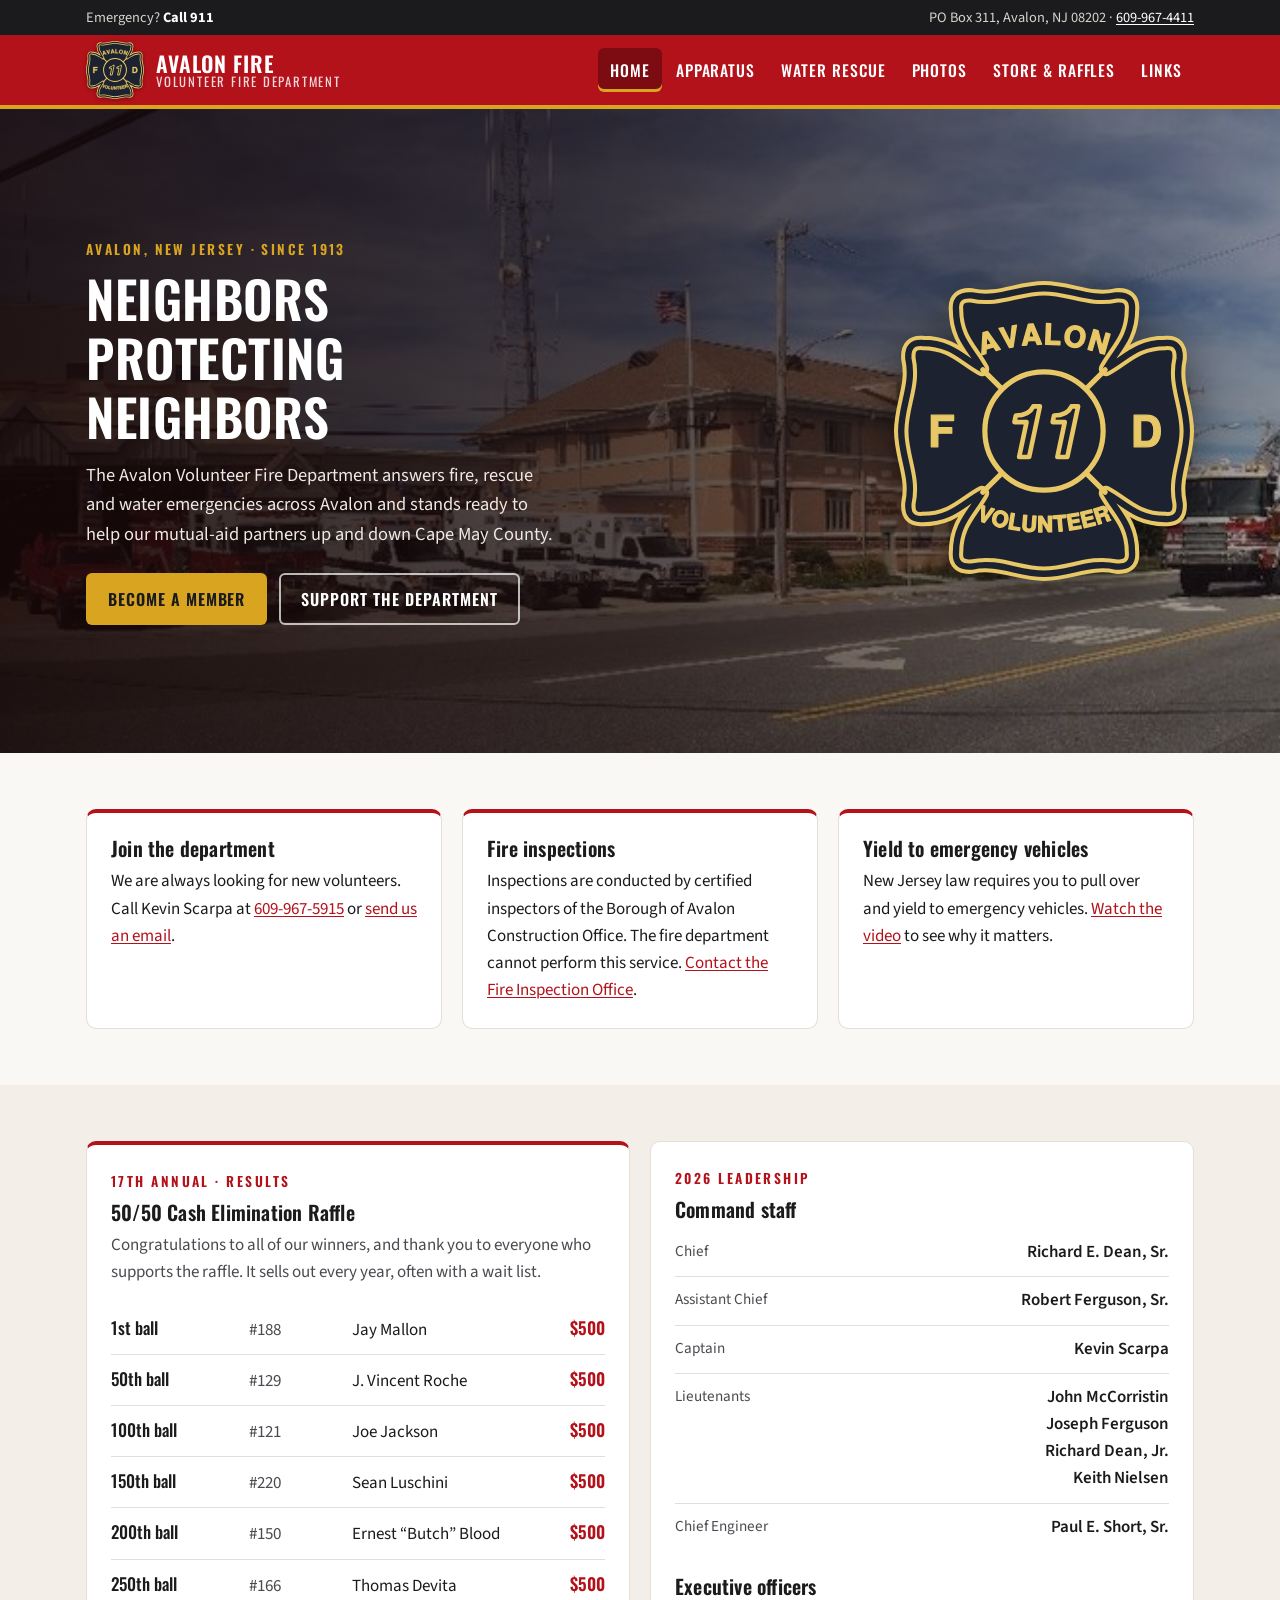
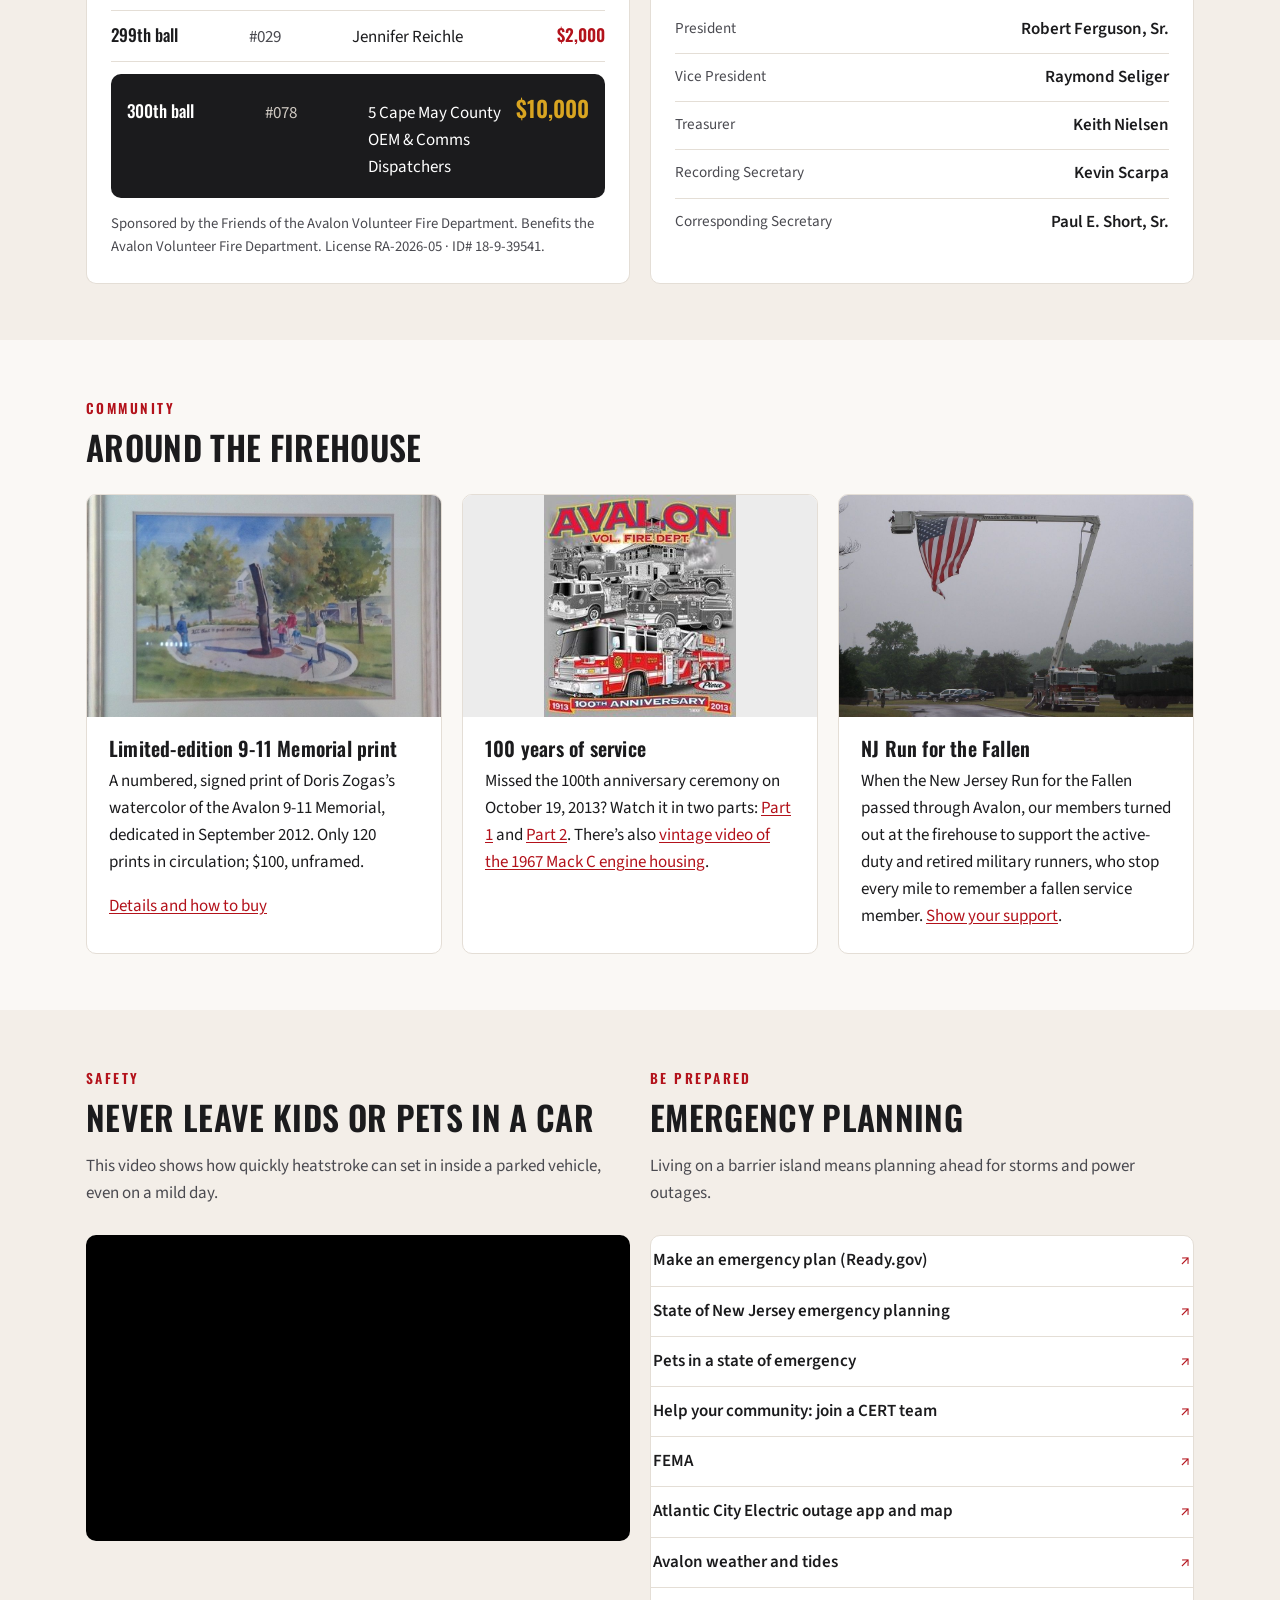
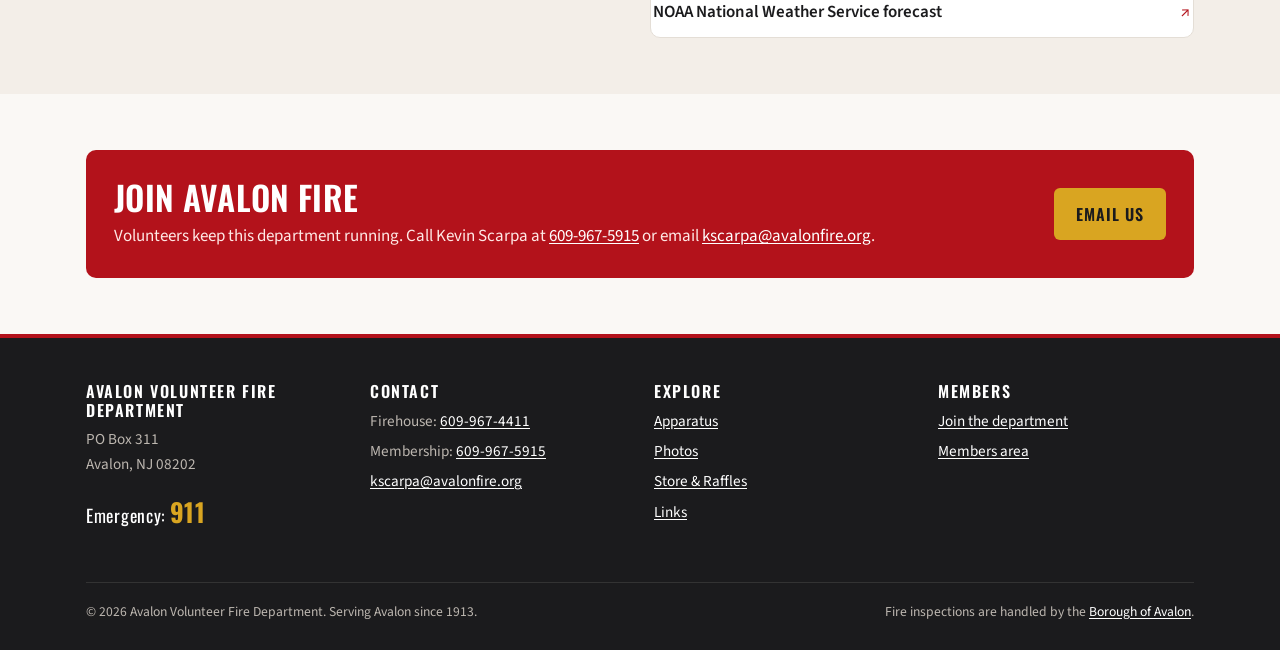
<file: avalon-fire/index.html>
<!doctype html>
<html lang="en">
<head>
<meta charset="utf-8">
<meta name="viewport" content="width=device-width, initial-scale=1">
<title>Avalon Volunteer Fire Department</title>
<meta name="description" content="The Avalon Volunteer Fire Department in Avalon, New Jersey: news, raffle results, apparatus, photos and how to join.">
<meta name="theme-color" content="#b3121b">
<link rel="icon" href="assets/favicon.svg" type="image/svg+xml">
<link rel="preconnect" href="https://fonts.googleapis.com">
<link rel="preconnect" href="https://fonts.gstatic.com" crossorigin>
<link href="https://fonts.googleapis.com/css2?family=Oswald:wght@500;600;700&family=Source+Sans+3:wght@400;600;700&display=swap" rel="stylesheet">
<link rel="stylesheet" href="assets/site.css">
</head>
<body>
<a class="skip" href="#main">Skip to content</a>
<div class="top-strip">
  <div class="wrap">
    <span>Emergency? <strong>Call 911</strong></span>
    <span>PO Box 311, Avalon, NJ 08202 &middot; <a href="tel:+16099674411">609-967-4411</a></span>
  </div>
</div>
<header class="site-header">
  <div class="wrap">
    <a class="brand" href="index.html">
      <img src="assets/logo.svg" alt="" width="58" height="58">
      <span class="brand-name"><b>Avalon Fire</b><span>Volunteer Fire Department</span></span>
    </a>
    <button class="nav-toggle" aria-expanded="false" aria-controls="site-nav">Menu</button>
    <nav class="site-nav" id="site-nav" aria-label="Main">
      <ul>
        <li><a href="index.html" aria-current="page">Home</a></li>
        <li><a href="apparatus.html">Apparatus</a></li>
        <li><a href="water-rescue.html">Water Rescue</a></li>
        <li><a href="photos.html">Photos</a></li>
        <li><a href="store-and-raffles.html">Store & Raffles</a></li>
        <li><a href="links.html">Links</a></li>
      </ul>
    </nav>
  </div>
</header>
<main id="main">
<section class="hero">
  <div class="wrap hero-grid">
    <div>
    <span class="eyebrow">Avalon, New Jersey &middot; Since 1913</span>
    <h1>Neighbors protecting neighbors</h1>
    <p>The Avalon Volunteer Fire Department answers fire, rescue and water emergencies across Avalon and stands ready to help our mutual-aid partners up and down Cape May County.</p>
    <div class="btn-row">
      <a class="btn btn-primary" href="#join">Become a member</a>
      <a class="btn btn-ghost" href="store-and-raffles.html#donate">Support the department</a>
    </div>
    </div>
    <img class="hero-badge" src="assets/logo.svg" alt="Avalon Volunteer Fire Department badge: a Maltese cross reading Avalon, F 11 D, Volunteer" width="300" height="300">
  </div>
</section>

<section>
  <div class="wrap grid grid-3">
    <div class="card accent">
      <h3>Join the department</h3>
      <p>We are always looking for new volunteers. Call Kevin Scarpa at <a href="tel:+16099675915">609-967-5915</a> or <a href="mailto:kscarpa@avalonfire.org">send us an email</a>.</p>
    </div>
    <div class="card accent">
      <h3>Fire inspections</h3>
      <p>Inspections are conducted by certified inspectors of the Borough of Avalon Construction Office. The fire department cannot perform this service. <a href="http://www.avalonboro.org/fireinsp.htm">Contact the Fire Inspection Office</a>.</p>
    </div>
    <div class="card accent">
      <h3>Yield to emergency vehicles</h3>
      <p>New Jersey law requires you to pull over and yield to emergency vehicles. <a href="https://www.facebook.com/video.php?v=390933387755266">Watch the video</a> to see why it matters.</p>
    </div>
  </div>
</section>

<section class="alt">
  <div class="wrap grid grid-2">
    <div class="card accent">
        <span class="eyebrow">17th Annual &middot; Results</span>
        <h3>50/50 Cash Elimination Raffle</h3>
        <p class="muted">Congratulations to all of our winners, and thank you to everyone who supports the raffle. It sells out every year, often with a wait list.</p>
        <ul class="prize-list">
          <li><span class="ball">1st ball</span><span class="tix">#188</span><span class="who">Jay Mallon</span><span class="amt">$500</span></li>
          <li><span class="ball">50th ball</span><span class="tix">#129</span><span class="who">J. Vincent Roche</span><span class="amt">$500</span></li>
          <li><span class="ball">100th ball</span><span class="tix">#121</span><span class="who">Joe Jackson</span><span class="amt">$500</span></li>
          <li><span class="ball">150th ball</span><span class="tix">#220</span><span class="who">Sean Luschini</span><span class="amt">$500</span></li>
          <li><span class="ball">200th ball</span><span class="tix">#150</span><span class="who">Ernest &ldquo;Butch&rdquo; Blood</span><span class="amt">$500</span></li>
          <li><span class="ball">250th ball</span><span class="tix">#166</span><span class="who">Thomas Devita</span><span class="amt">$500</span></li>
          <li><span class="ball">299th ball</span><span class="tix">#029</span><span class="who">Jennifer Reichle</span><span class="amt">$2,000</span></li>
          <li class="big"><span class="ball">300th ball</span><span class="tix">#078</span><span class="who">5 Cape May County OEM &amp; Comms Dispatchers</span><span class="amt">$10,000</span></li>
        </ul>
        <p class="small muted" style="margin-top:14px">Sponsored by the Friends of the Avalon Volunteer Fire Department. Benefits the Avalon Volunteer Fire Department. License RA-2026-05 &middot; ID#&nbsp;18-9-39541.</p>
      </div>
    <div class="card">
      <span class="eyebrow">2026 Leadership</span>
      <h3>Command staff</h3>
      <ul class="roster">
        <li><span class="role">Chief</span><span class="name">Richard E. Dean, Sr.</span></li>
        <li><span class="role">Assistant Chief</span><span class="name">Robert Ferguson, Sr.</span></li>
        <li><span class="role">Captain</span><span class="name">Kevin Scarpa</span></li>
        <li><span class="role">Lieutenants</span><span class="name">John McCorristin<br>Joseph Ferguson<br>Richard Dean, Jr.<br>Keith Nielsen</span></li>
        <li><span class="role">Chief Engineer</span><span class="name">Paul E. Short, Sr.</span></li>
      </ul>
      <h3 style="margin-top:24px">Executive officers</h3>
      <ul class="roster">
        <li><span class="role">President</span><span class="name">Robert Ferguson, Sr.</span></li>
        <li><span class="role">Vice President</span><span class="name">Raymond Seliger</span></li>
        <li><span class="role">Treasurer</span><span class="name">Keith Nielsen</span></li>
        <li><span class="role">Recording Secretary</span><span class="name">Kevin Scarpa</span></li>
        <li><span class="role">Corresponding Secretary</span><span class="name">Paul E. Short, Sr.</span></li>
      </ul>
    </div>
  </div>
</section>

<section>
  <div class="wrap">
    <div class="section-head">
      <span class="eyebrow">Community</span>
      <h2>Around the firehouse</h2>
    </div>
    <div class="grid grid-3">
      <article class="card media">
        <img src="images/memorial-print.jpg" alt="Framed watercolor of the Avalon 9-11 Memorial by Doris Zogas" loading="lazy">
        <div class="body">
          <h3>Limited-edition 9-11 Memorial print</h3>
          <p>A numbered, signed print of Doris Zogas&rsquo;s watercolor of the Avalon 9-11 Memorial, dedicated in September 2012. Only 120 prints in circulation; $100, unframed.</p>
          <a href="store-and-raffles.html#print">Details and how to buy</a>
        </div>
      </article>
      <article class="card media">
        <img src="images/centennial-art.jpg" alt="Avalon Vol. Fire Dept. 100th anniversary artwork, 1913&ndash;2013" loading="lazy" style="object-fit:contain;background:#ececec">
        <div class="body">
          <h3>100 years of service</h3>
          <p>Missed the 100th anniversary ceremony on October 19, 2013? Watch it in two parts: <a href="https://www.youtube.com/watch?v=iEJ7fwe4X1U">Part 1</a> and <a href="https://www.youtube.com/watch?v=9j7X3jz5kNw">Part 2</a>. There&rsquo;s also <a href="https://www.youtube.com/watch?v=Q9dArhCJ1g4">vintage video of the 1967 Mack C engine housing</a>.</p>
        </div>
      </article>
      <article class="card media">
        <img src="images/truck-1163-flag.jpg" alt="Aerial ladder flying a large American flag" loading="lazy">
        <div class="body">
          <h3>NJ Run for the Fallen</h3>
          <p>When the New Jersey Run for the Fallen passed through Avalon, our members turned out at the firehouse to support the active-duty and retired military runners, who stop every mile to remember a fallen service member. <a href="http://www.njrunforthefallen.org/home.html">Show your support</a>.</p>
        </div>
      </article>
    </div>
  </div>
</section>

<section class="alt">
  <div class="wrap grid grid-2">
    <div>
      <div class="section-head">
        <span class="eyebrow">Safety</span>
        <h2>Never leave kids or pets in a car</h2>
        <p>This video shows how quickly heatstroke can set in inside a parked vehicle, even on a mild day.</p>
      </div>
      <div class="video">
        <iframe src="https://www.youtube-nocookie.com/embed/XNDWN8KDVSM" title="How quickly heatstroke sets in inside a parked car" loading="lazy" allow="accelerometer; encrypted-media; gyroscope; picture-in-picture" allowfullscreen></iframe>
      </div>
    </div>
    <div>
      <div class="section-head">
        <span class="eyebrow">Be prepared</span>
        <h2>Emergency planning</h2>
        <p>Living on a barrier island means planning ahead for storms and power outages.</p>
      </div>
      <ul class="link-list card">
        <li><a href="https://www.ready.gov/plan">Make an emergency plan (Ready.gov)</a></li>
        <li><a href="https://www.ready.nj.gov/">State of New Jersey emergency planning</a></li>
        <li><a href="https://www.ready.gov/pets">Pets in a state of emergency</a></li>
        <li><a href="https://www.ready.gov/cert">Help your community: join a CERT team</a></li>
        <li><a href="https://www.fema.gov/">FEMA</a></li>
        <li><a href="https://www.atlanticcityelectric.com/outages">Atlantic City Electric outage app and map</a></li>
        <li><a href="http://www.willyweather.com/nj/cape-may-county/avalon.html">Avalon weather and tides</a></li>
        <li><a href="https://www.weather.gov/phi/">NOAA National Weather Service forecast</a></li>
      </ul>
    </div>
  </div>
</section>

<section id="join">
  <div class="wrap">
    <div class="band">
      <div>
        <h2>Join Avalon Fire</h2>
        <p>Volunteers keep this department running. Call Kevin Scarpa at <a href="tel:+16099675915">609-967-5915</a> or email <a href="mailto:kscarpa@avalonfire.org">kscarpa@avalonfire.org</a>.</p>
      </div>
      <a class="btn btn-primary" href="mailto:kscarpa@avalonfire.org?subject=Joining%20the%20Avalon%20Volunteer%20Fire%20Department">Email us</a>
    </div>
  </div>
</section>
</main>
<footer class="site-footer">
  <div class="wrap">
    <div class="footer-grid">
      <div>
        <h4>Avalon Volunteer Fire Department</h4>
        <p>PO Box 311<br>Avalon, NJ 08202</p>
        <p class="emergency">Emergency: <b>911</b></p>
      </div>
      <div>
        <h4>Contact</h4>
        <ul>
          <li>Firehouse: <a href="tel:+16099674411">609-967-4411</a></li>
          <li>Membership: <a href="tel:+16099675915">609-967-5915</a></li>
          <li><a href="mailto:kscarpa@avalonfire.org">kscarpa@avalonfire.org</a></li>
        </ul>
      </div>
      <div>
        <h4>Explore</h4>
        <ul>
          <li><a href="apparatus.html">Apparatus</a></li>
          <li><a href="photos.html">Photos</a></li>
          <li><a href="store-and-raffles.html">Store &amp; Raffles</a></li>
          <li><a href="links.html">Links</a></li>
        </ul>
      </div>
      <div>
        <h4>Members</h4>
        <ul>
          <li><a href="index.html#join">Join the department</a></li>
          <li><a href="http://avalonfire.org/mailadmin">Members area</a></li>
        </ul>
      </div>
    </div>
    <div class="footer-base">
      <span>&copy; <span id="year">2026</span> Avalon Volunteer Fire Department. Serving Avalon since 1913.</span>
      <span>Fire inspections are handled by the <a href="http://www.avalonboro.org/fireinsp.htm">Borough of Avalon</a>.</span>
    </div>
  </div>
</footer>
<script src="assets/site.js"></script>
</body>
</html>
</file>
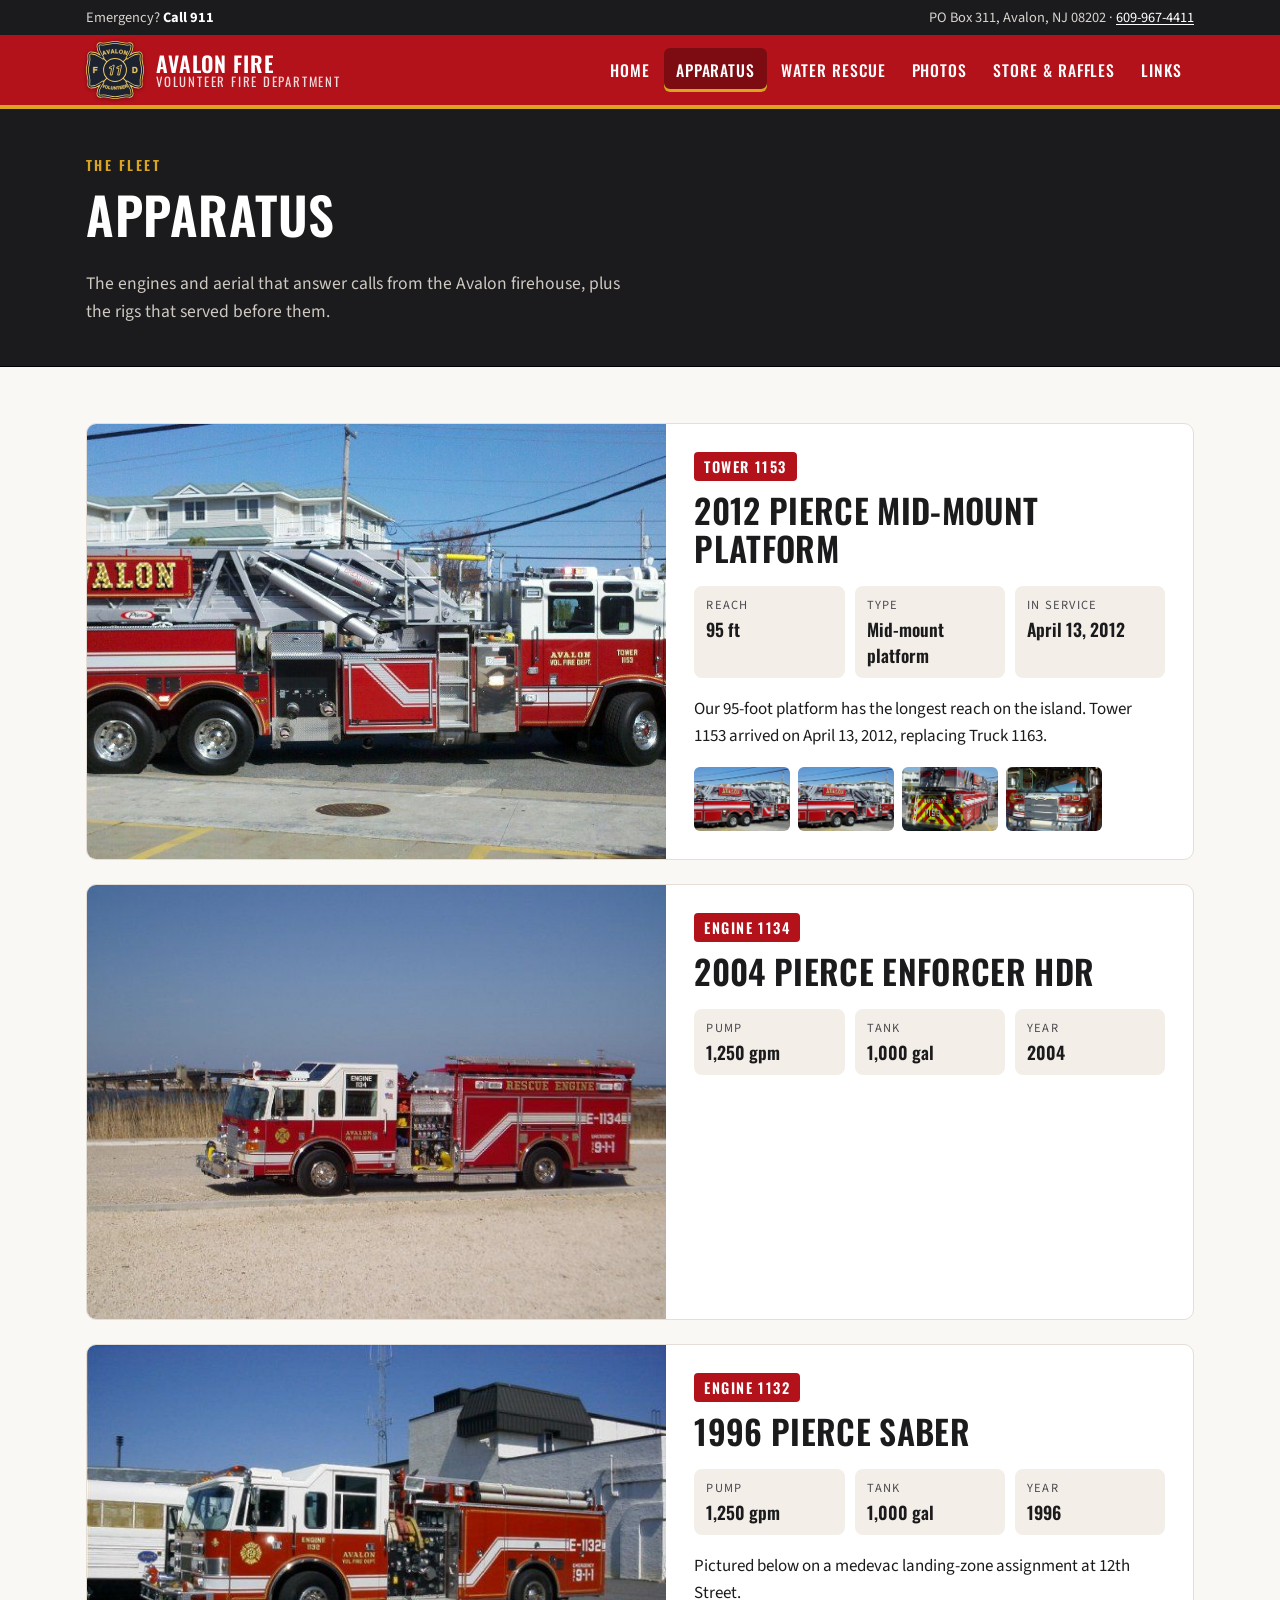
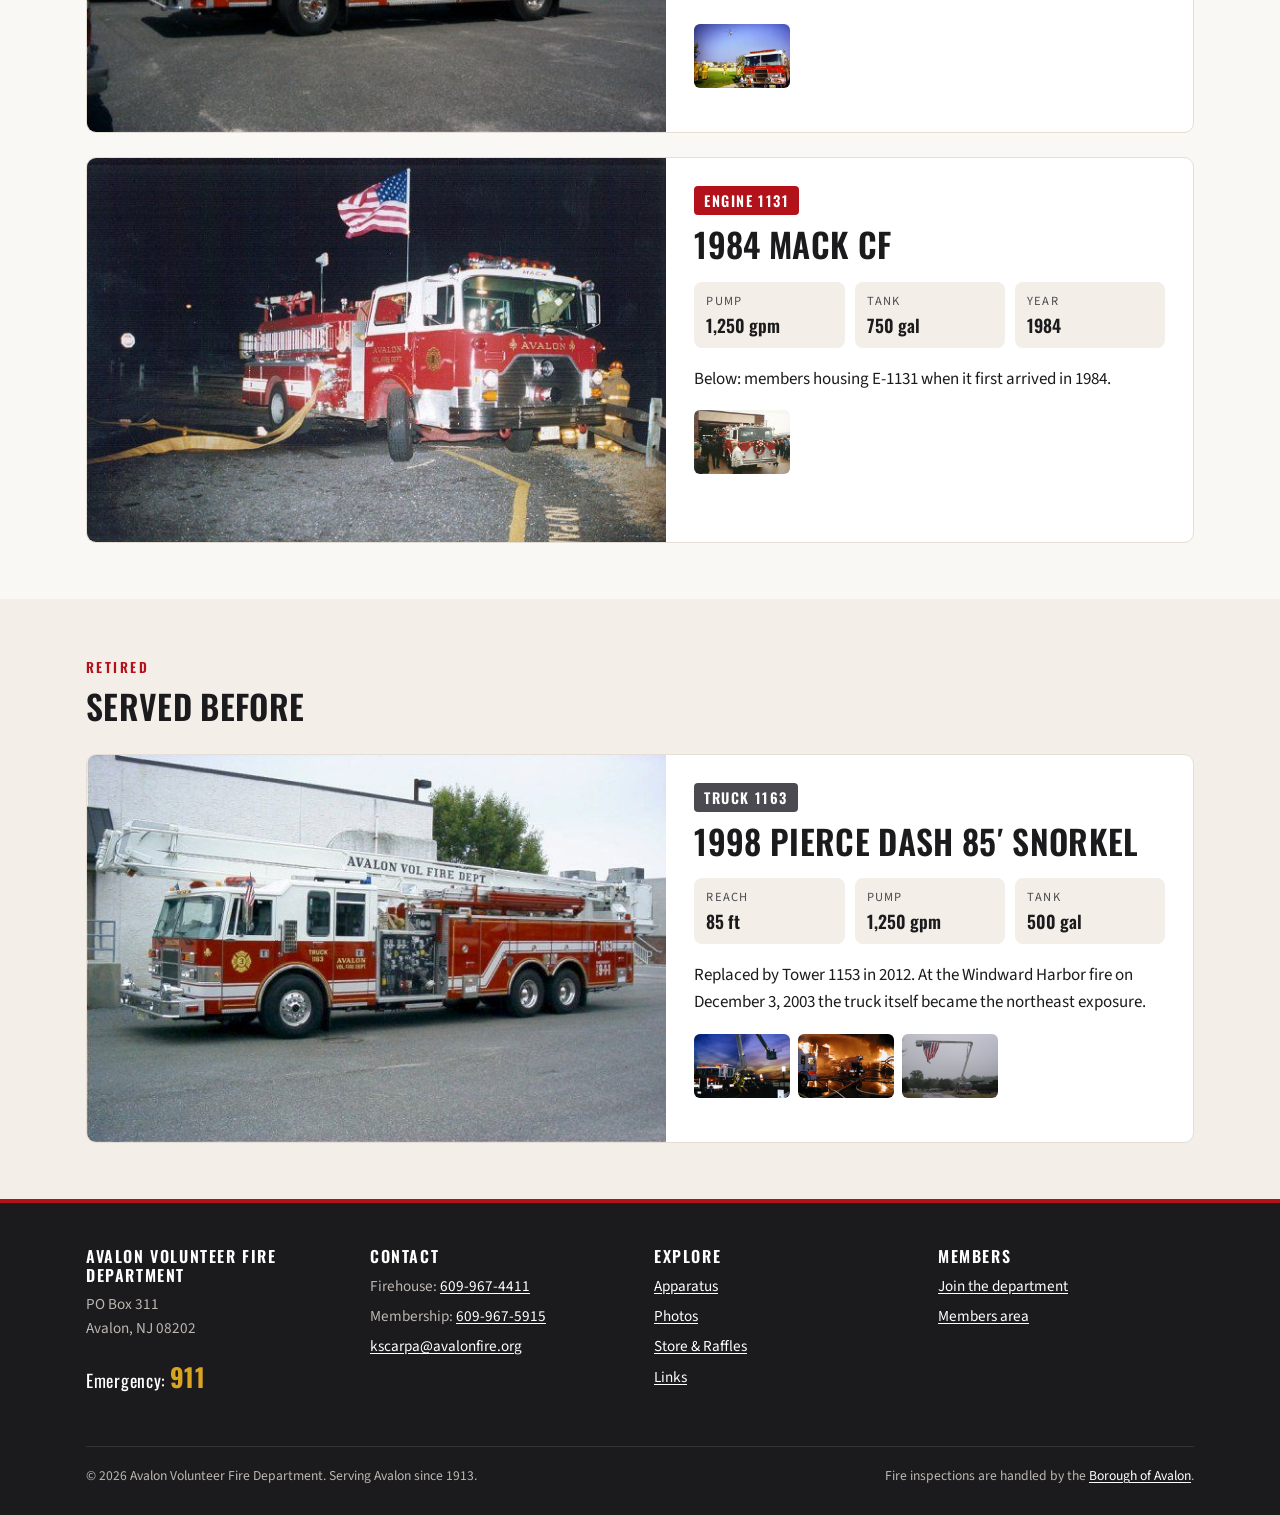
<file: avalon-fire/apparatus.html>
<!doctype html>
<html lang="en">
<head>
<meta charset="utf-8">
<meta name="viewport" content="width=device-width, initial-scale=1">
<title>Apparatus | Avalon Fire</title>
<meta name="description" content="Avalon Volunteer Fire Department apparatus: Tower 1153, Engines 1131, 1132 and 1134, and retired Truck 1163.">
<meta name="theme-color" content="#b3121b">
<link rel="icon" href="assets/favicon.svg" type="image/svg+xml">
<link rel="preconnect" href="https://fonts.googleapis.com">
<link rel="preconnect" href="https://fonts.gstatic.com" crossorigin>
<link href="https://fonts.googleapis.com/css2?family=Oswald:wght@500;600;700&family=Source+Sans+3:wght@400;600;700&display=swap" rel="stylesheet">
<link rel="stylesheet" href="assets/site.css">
</head>
<body>
<a class="skip" href="#main">Skip to content</a>
<div class="top-strip">
  <div class="wrap">
    <span>Emergency? <strong>Call 911</strong></span>
    <span>PO Box 311, Avalon, NJ 08202 &middot; <a href="tel:+16099674411">609-967-4411</a></span>
  </div>
</div>
<header class="site-header">
  <div class="wrap">
    <a class="brand" href="index.html">
      <img src="assets/logo.svg" alt="" width="58" height="58">
      <span class="brand-name"><b>Avalon Fire</b><span>Volunteer Fire Department</span></span>
    </a>
    <button class="nav-toggle" aria-expanded="false" aria-controls="site-nav">Menu</button>
    <nav class="site-nav" id="site-nav" aria-label="Main">
      <ul>
        <li><a href="index.html">Home</a></li>
        <li><a href="apparatus.html" aria-current="page">Apparatus</a></li>
        <li><a href="water-rescue.html">Water Rescue</a></li>
        <li><a href="photos.html">Photos</a></li>
        <li><a href="store-and-raffles.html">Store & Raffles</a></li>
        <li><a href="links.html">Links</a></li>
      </ul>
    </nav>
  </div>
</header>
<main id="main">
<div class="page-head">
  <div class="wrap">
    <span class="eyebrow">The fleet</span>
    <h1>Apparatus</h1>
    <p>The engines and aerial that answer calls from the Avalon firehouse, plus the rigs that served before them.</p>
  </div>
</div>

<section>
  <div class="wrap">
    <article class="rig">
      <img src="images/tower-1153-side.jpg" alt="Avalon Tower 1153, a red Pierce aerial platform, parked beside the firehouse" loading="lazy">
      <div class="body">
        <span class="unit">TOWER 1153</span>
        <h2>2012 Pierce mid-mount platform</h2>
        <dl class="specs"><div class="spec"><dt>Reach</dt><dd>95 ft</dd></div><div class="spec"><dt>Type</dt><dd>Mid-mount platform</dd></div><div class="spec"><dt>In service</dt><dd>April 13, 2012</dd></div></dl>
        <p>Our 95-foot platform has the longest reach on the island. Tower 1153 arrived on April 13, 2012, replacing Truck 1163.</p>
        <div class="thumbs" data-lightbox><button type="button" data-full="images/tower-1153.jpg" data-cap="Tower 1153 on delivery day"><img src="images/tower-1153.jpg" alt="Tower 1153 on delivery day" loading="lazy"></button><button type="button" data-full="images/tower-1153-delivery.jpg" data-cap="Avalon FD takes delivery of Tower 1153, April 13, 2012"><img src="images/tower-1153-delivery.jpg" alt="Avalon FD takes delivery of Tower 1153, April 13, 2012" loading="lazy"></button><button type="button" data-full="images/tower-1153-rear.jpg" data-cap="Tower 1153, rear view"><img src="images/tower-1153-rear.jpg" alt="Tower 1153, rear view" loading="lazy"></button><button type="button" data-full="images/tower-1153-cab.jpg" data-cap="Tower 1153 cab"><img src="images/tower-1153-cab.jpg" alt="Tower 1153 cab" loading="lazy"></button></div>
      </div>
    </article>

    <article class="rig">
      <img src="images/engine-1134.jpg" alt="Engine 1134, a red Pierce pumper, on the apron" loading="lazy">
      <div class="body">
        <span class="unit">ENGINE 1134</span>
        <h2>2004 Pierce Enforcer HDR</h2>
        <dl class="specs"><div class="spec"><dt>Pump</dt><dd>1,250 gpm</dd></div><div class="spec"><dt>Tank</dt><dd>1,000 gal</dd></div><div class="spec"><dt>Year</dt><dd>2004</dd></div></dl>
        
        
      </div>
    </article>

    <article class="rig">
      <img src="images/engine-1132.jpg" alt="Engine 1132 at the firehouse" loading="lazy">
      <div class="body">
        <span class="unit">ENGINE 1132</span>
        <h2>1996 Pierce Saber</h2>
        <dl class="specs"><div class="spec"><dt>Pump</dt><dd>1,250 gpm</dd></div><div class="spec"><dt>Tank</dt><dd>1,000 gal</dd></div><div class="spec"><dt>Year</dt><dd>1996</dd></div></dl>
        <p>Pictured below on a medevac landing-zone assignment at 12th Street.</p>
        <div class="thumbs" data-lightbox><button type="button" data-full="images/engine-1132-medevac.jpg" data-cap="E1132 at the 12th Street medevac assignment"><img src="images/engine-1132-medevac.jpg" alt="E1132 at the 12th Street medevac assignment" loading="lazy"></button></div>
      </div>
    </article>

    <article class="rig">
      <img src="images/engine-1131.jpg" alt="Engine 1131 with the flag flying at night" loading="lazy">
      <div class="body">
        <span class="unit">ENGINE 1131</span>
        <h2>1984 Mack CF</h2>
        <dl class="specs"><div class="spec"><dt>Pump</dt><dd>1,250 gpm</dd></div><div class="spec"><dt>Tank</dt><dd>750 gal</dd></div><div class="spec"><dt>Year</dt><dd>1984</dd></div></dl>
        <p>Below: members housing E-1131 when it first arrived in 1984.</p>
        <div class="thumbs" data-lightbox><button type="button" data-full="images/engine-1131-housing.jpg" data-cap="Housing E-1131, 1984"><img src="images/engine-1131-housing.jpg" alt="Housing E-1131, 1984" loading="lazy"></button></div>
      </div>
    </article>
  </div>
</section>

<section class="alt">
  <div class="wrap">
    <div class="section-head">
      <span class="eyebrow">Retired</span>
      <h2>Served before</h2>
    </div>
    <article class="rig retired">
      <img src="images/truck-1163.jpg" alt="Truck 1163, an 85-foot snorkel, on the apron" loading="lazy">
      <div class="body">
        <span class="unit">TRUCK 1163</span>
        <h2>1998 Pierce Dash 85&prime; Snorkel</h2>
        <dl class="specs"><div class="spec"><dt>Reach</dt><dd>85 ft</dd></div><div class="spec"><dt>Pump</dt><dd>1,250 gpm</dd></div><div class="spec"><dt>Tank</dt><dd>500 gal</dd></div></dl>
        <p>Replaced by Tower 1153 in 2012. At the Windward Harbor fire on December 3, 2003 the truck itself became the northeast exposure.</p>
        <div class="thumbs" data-lightbox><button type="button" data-full="images/truck-1163-marina.jpg" data-cap="T1163 at the 54th Street Marina"><img src="images/truck-1163-marina.jpg" alt="T1163 at the 54th Street Marina" loading="lazy"></button><button type="button" data-full="images/truck-1163-windward.jpg" data-cap="Truck 1163 at the Windward Harbor fire, December 3, 2003"><img src="images/truck-1163-windward.jpg" alt="Truck 1163 at the Windward Harbor fire, December 3, 2003" loading="lazy"></button><button type="button" data-full="images/truck-1163-flag.jpg" data-cap="T-1163 welcoming home the NJ National Guard 253rd Transportation Unit"><img src="images/truck-1163-flag.jpg" alt="T-1163 welcoming home the NJ National Guard 253rd Transportation Unit" loading="lazy"></button></div>
      </div>
    </article>
  </div>
</section>
</main>
<footer class="site-footer">
  <div class="wrap">
    <div class="footer-grid">
      <div>
        <h4>Avalon Volunteer Fire Department</h4>
        <p>PO Box 311<br>Avalon, NJ 08202</p>
        <p class="emergency">Emergency: <b>911</b></p>
      </div>
      <div>
        <h4>Contact</h4>
        <ul>
          <li>Firehouse: <a href="tel:+16099674411">609-967-4411</a></li>
          <li>Membership: <a href="tel:+16099675915">609-967-5915</a></li>
          <li><a href="mailto:kscarpa@avalonfire.org">kscarpa@avalonfire.org</a></li>
        </ul>
      </div>
      <div>
        <h4>Explore</h4>
        <ul>
          <li><a href="apparatus.html">Apparatus</a></li>
          <li><a href="photos.html">Photos</a></li>
          <li><a href="store-and-raffles.html">Store &amp; Raffles</a></li>
          <li><a href="links.html">Links</a></li>
        </ul>
      </div>
      <div>
        <h4>Members</h4>
        <ul>
          <li><a href="index.html#join">Join the department</a></li>
          <li><a href="http://avalonfire.org/mailadmin">Members area</a></li>
        </ul>
      </div>
    </div>
    <div class="footer-base">
      <span>&copy; <span id="year">2026</span> Avalon Volunteer Fire Department. Serving Avalon since 1913.</span>
      <span>Fire inspections are handled by the <a href="http://www.avalonboro.org/fireinsp.htm">Borough of Avalon</a>.</span>
    </div>
  </div>
</footer>
<script src="assets/site.js"></script>
</body>
</html>
</file>
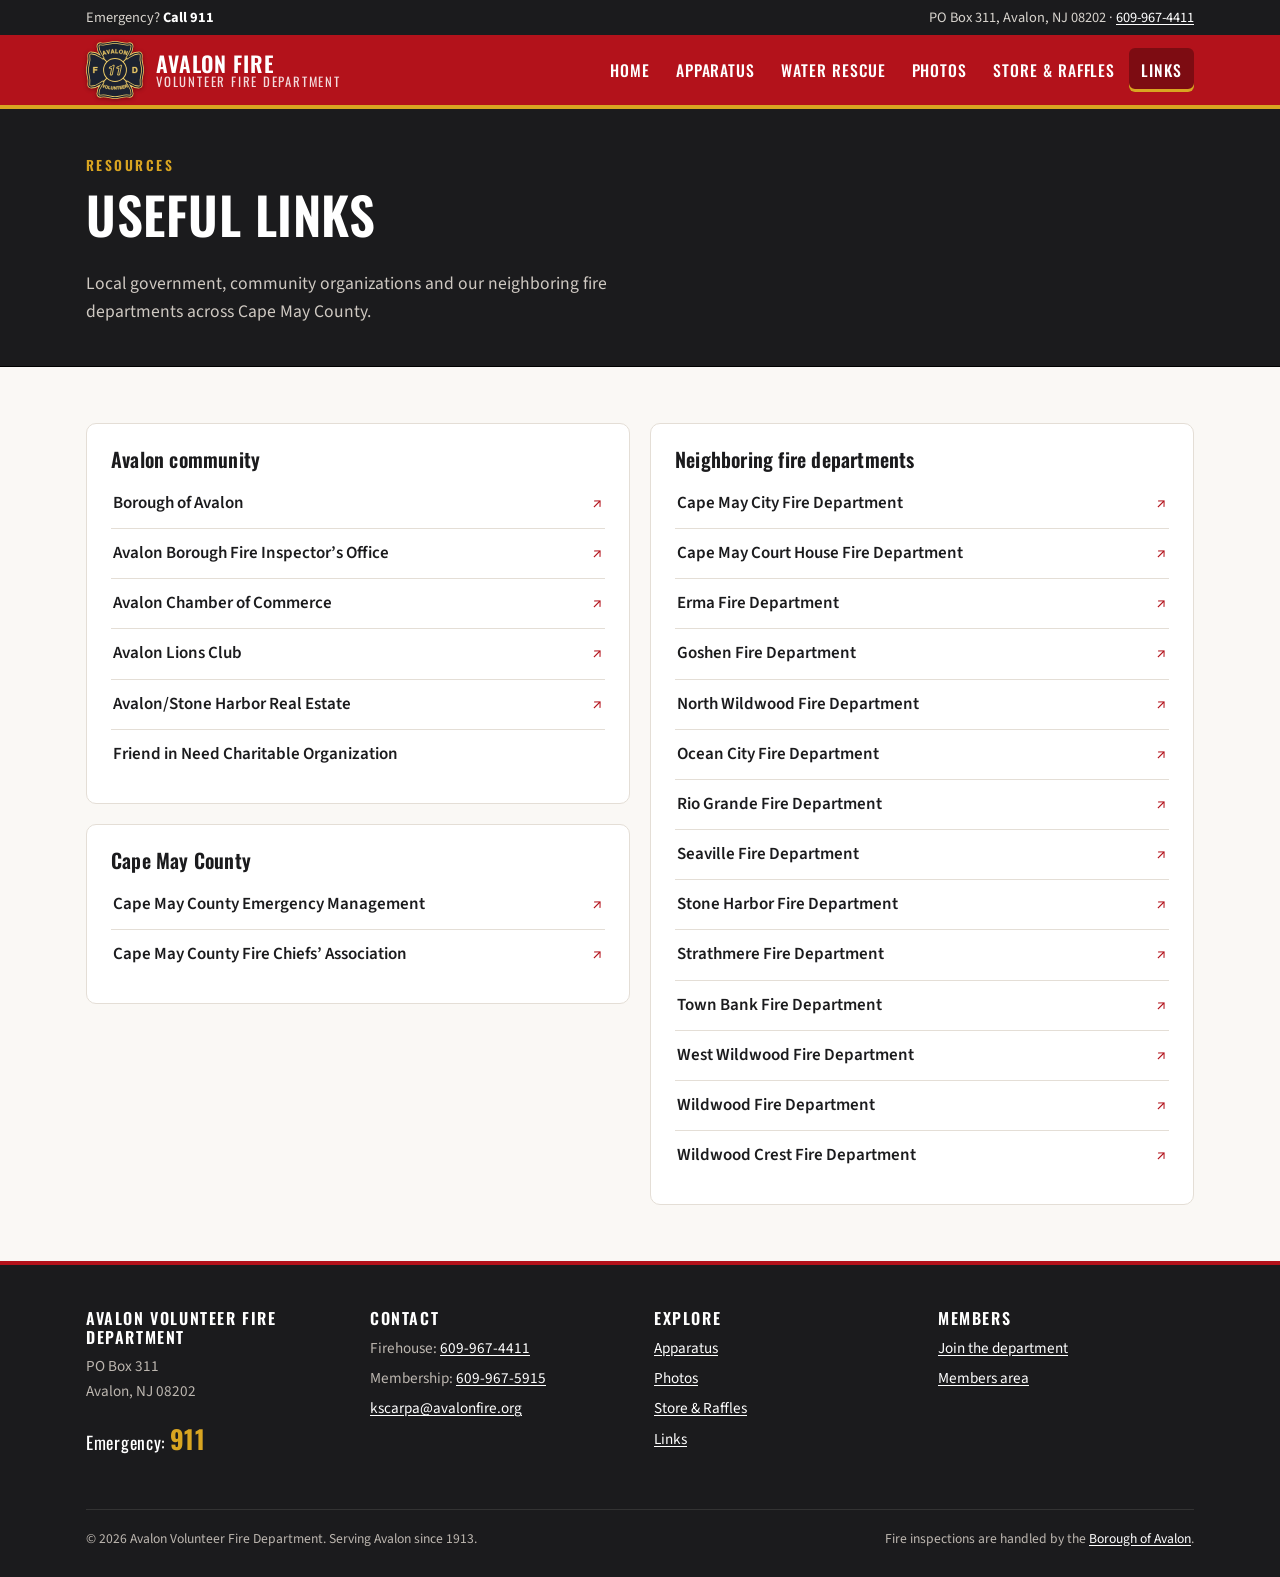
<file: avalon-fire/links.html>
<!doctype html>
<html lang="en">
<head>
<meta charset="utf-8">
<meta name="viewport" content="width=device-width, initial-scale=1">
<title>Links | Avalon Fire</title>
<meta name="description" content="Useful links: Borough of Avalon, Cape May County emergency management and neighboring fire departments.">
<meta name="theme-color" content="#b3121b">
<link rel="icon" href="assets/favicon.svg" type="image/svg+xml">
<link rel="preconnect" href="https://fonts.googleapis.com">
<link rel="preconnect" href="https://fonts.gstatic.com" crossorigin>
<link href="https://fonts.googleapis.com/css2?family=Oswald:wght@500;600;700&family=Source+Sans+3:wght@400;600;700&display=swap" rel="stylesheet">
<link rel="stylesheet" href="assets/site.css">
</head>
<body>
<a class="skip" href="#main">Skip to content</a>
<div class="top-strip">
  <div class="wrap">
    <span>Emergency? <strong>Call 911</strong></span>
    <span>PO Box 311, Avalon, NJ 08202 &middot; <a href="tel:+16099674411">609-967-4411</a></span>
  </div>
</div>
<header class="site-header">
  <div class="wrap">
    <a class="brand" href="index.html">
      <img src="assets/logo.svg" alt="" width="58" height="58">
      <span class="brand-name"><b>Avalon Fire</b><span>Volunteer Fire Department</span></span>
    </a>
    <button class="nav-toggle" aria-expanded="false" aria-controls="site-nav">Menu</button>
    <nav class="site-nav" id="site-nav" aria-label="Main">
      <ul>
        <li><a href="index.html">Home</a></li>
        <li><a href="apparatus.html">Apparatus</a></li>
        <li><a href="water-rescue.html">Water Rescue</a></li>
        <li><a href="photos.html">Photos</a></li>
        <li><a href="store-and-raffles.html">Store & Raffles</a></li>
        <li><a href="links.html" aria-current="page">Links</a></li>
      </ul>
    </nav>
  </div>
</header>
<main id="main">
<div class="page-head">
  <div class="wrap">
    <span class="eyebrow">Resources</span>
    <h1>Useful Links</h1>
    <p>Local government, community organizations and our neighboring fire departments across Cape May County.</p>
  </div>
</div>

<section>
  <div class="wrap grid grid-2">
    <div>
      <div class="card">
        <h3>Avalon community</h3>
        <ul class="link-list">
          <li><a href="http://www.avalonboro.org/">Borough of Avalon</a></li>
          <li><a href="http://www.avalonboro.org/fireinsp.htm">Avalon Borough Fire Inspector&rsquo;s Office</a></li>
          <li><a href="http://www.avalonbeach.com/">Avalon Chamber of Commerce</a></li>
          <li><a href="http://www.avalonlions.com/">Avalon Lions Club</a></li>
          <li><a href="http://www.avshre.com">Avalon/Stone Harbor Real Estate</a></li>
          <li><span class="plain">Friend in Need Charitable Organization</span></li>
        </ul>
      </div>
      <div class="card" style="margin-top:20px">
        <h3>Cape May County</h3>
        <ul class="link-list">
          <li><a href="http://www.capemaycountyemergency.net/">Cape May County Emergency Management</a></li>
          <li><a href="http://cmcfirechiefs.com/">Cape May County Fire Chiefs&rsquo; Association</a></li>
        </ul>
      </div>
    </div>
    <div class="card">
      <h3>Neighboring fire departments</h3>
      <ul class="link-list">
          <li><a href="http://www.capemayfd.com/">Cape May City Fire Department</a></li>
          <li><a href="http://cmchfire.com/default.aspx">Cape May Court House Fire Department</a></li>
          <li><a href="http://ermafire.com/">Erma Fire Department</a></li>
          <li><a href="http://goshen74.com/">Goshen Fire Department</a></li>
          <li><a href="http://www.northwildwoodfire.org/">North Wildwood Fire Department</a></li>
          <li><a href="http://www.ocfire.org/">Ocean City Fire Department</a></li>
          <li><a href="http://www.riograndefire.com/">Rio Grande Fire Department</a></li>
          <li><a href="http://www.seavillefirerescue.com/">Seaville Fire Department</a></li>
          <li><a href="http://stoneharborfire.com/">Stone Harbor Fire Department</a></li>
          <li><a href="http://www.strathmerefire.com/">Strathmere Fire Department</a></li>
          <li><a href="http://townbankfire.com/">Town Bank Fire Department</a></li>
          <li><a href="http://www.westwildwoodfd.org/">West Wildwood Fire Department</a></li>
          <li><a href="http://wildwoodfirerescue.com/">Wildwood Fire Department</a></li>
          <li><a href="http://crestfire.com/">Wildwood Crest Fire Department</a></li>
      </ul>
    </div>
  </div>
</section>
</main>
<footer class="site-footer">
  <div class="wrap">
    <div class="footer-grid">
      <div>
        <h4>Avalon Volunteer Fire Department</h4>
        <p>PO Box 311<br>Avalon, NJ 08202</p>
        <p class="emergency">Emergency: <b>911</b></p>
      </div>
      <div>
        <h4>Contact</h4>
        <ul>
          <li>Firehouse: <a href="tel:+16099674411">609-967-4411</a></li>
          <li>Membership: <a href="tel:+16099675915">609-967-5915</a></li>
          <li><a href="mailto:kscarpa@avalonfire.org">kscarpa@avalonfire.org</a></li>
        </ul>
      </div>
      <div>
        <h4>Explore</h4>
        <ul>
          <li><a href="apparatus.html">Apparatus</a></li>
          <li><a href="photos.html">Photos</a></li>
          <li><a href="store-and-raffles.html">Store &amp; Raffles</a></li>
          <li><a href="links.html">Links</a></li>
        </ul>
      </div>
      <div>
        <h4>Members</h4>
        <ul>
          <li><a href="index.html#join">Join the department</a></li>
          <li><a href="http://avalonfire.org/mailadmin">Members area</a></li>
        </ul>
      </div>
    </div>
    <div class="footer-base">
      <span>&copy; <span id="year">2026</span> Avalon Volunteer Fire Department. Serving Avalon since 1913.</span>
      <span>Fire inspections are handled by the <a href="http://www.avalonboro.org/fireinsp.htm">Borough of Avalon</a>.</span>
    </div>
  </div>
</footer>
<script src="assets/site.js"></script>
</body>
</html>
</file>
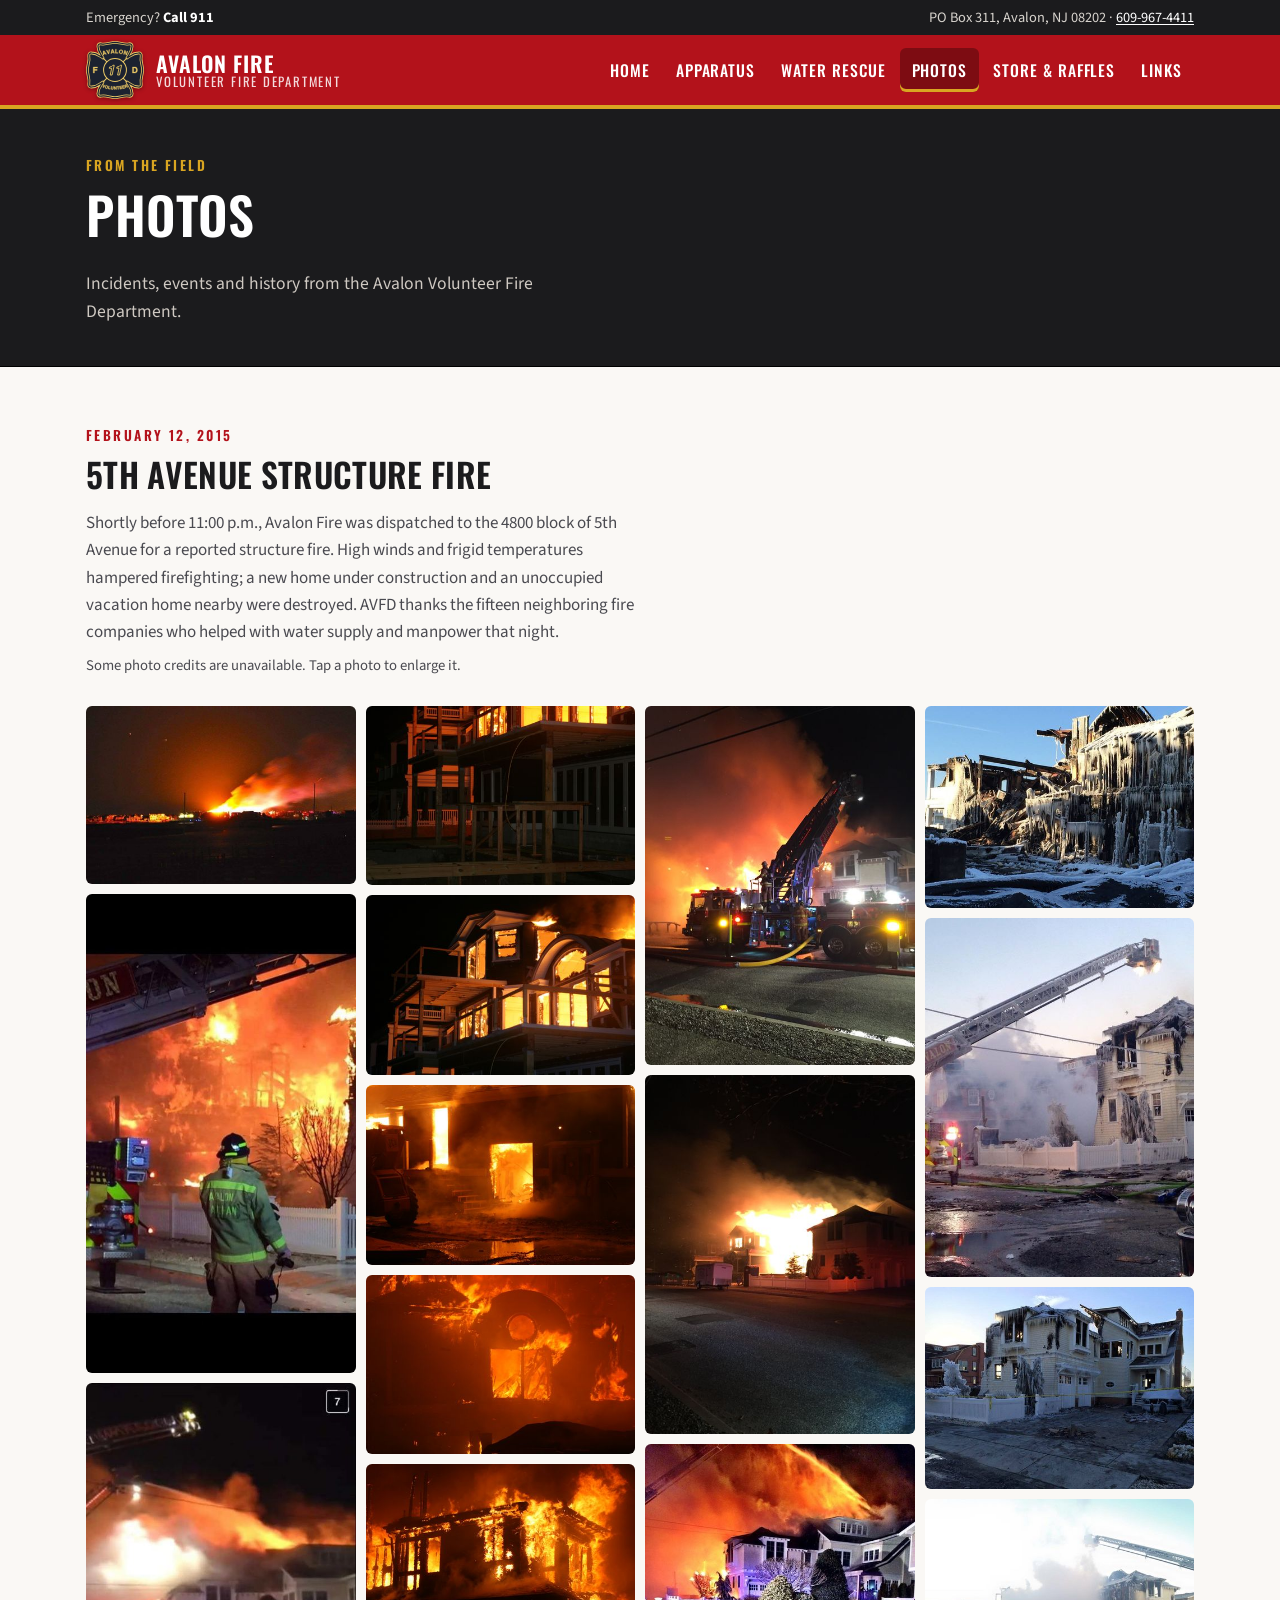
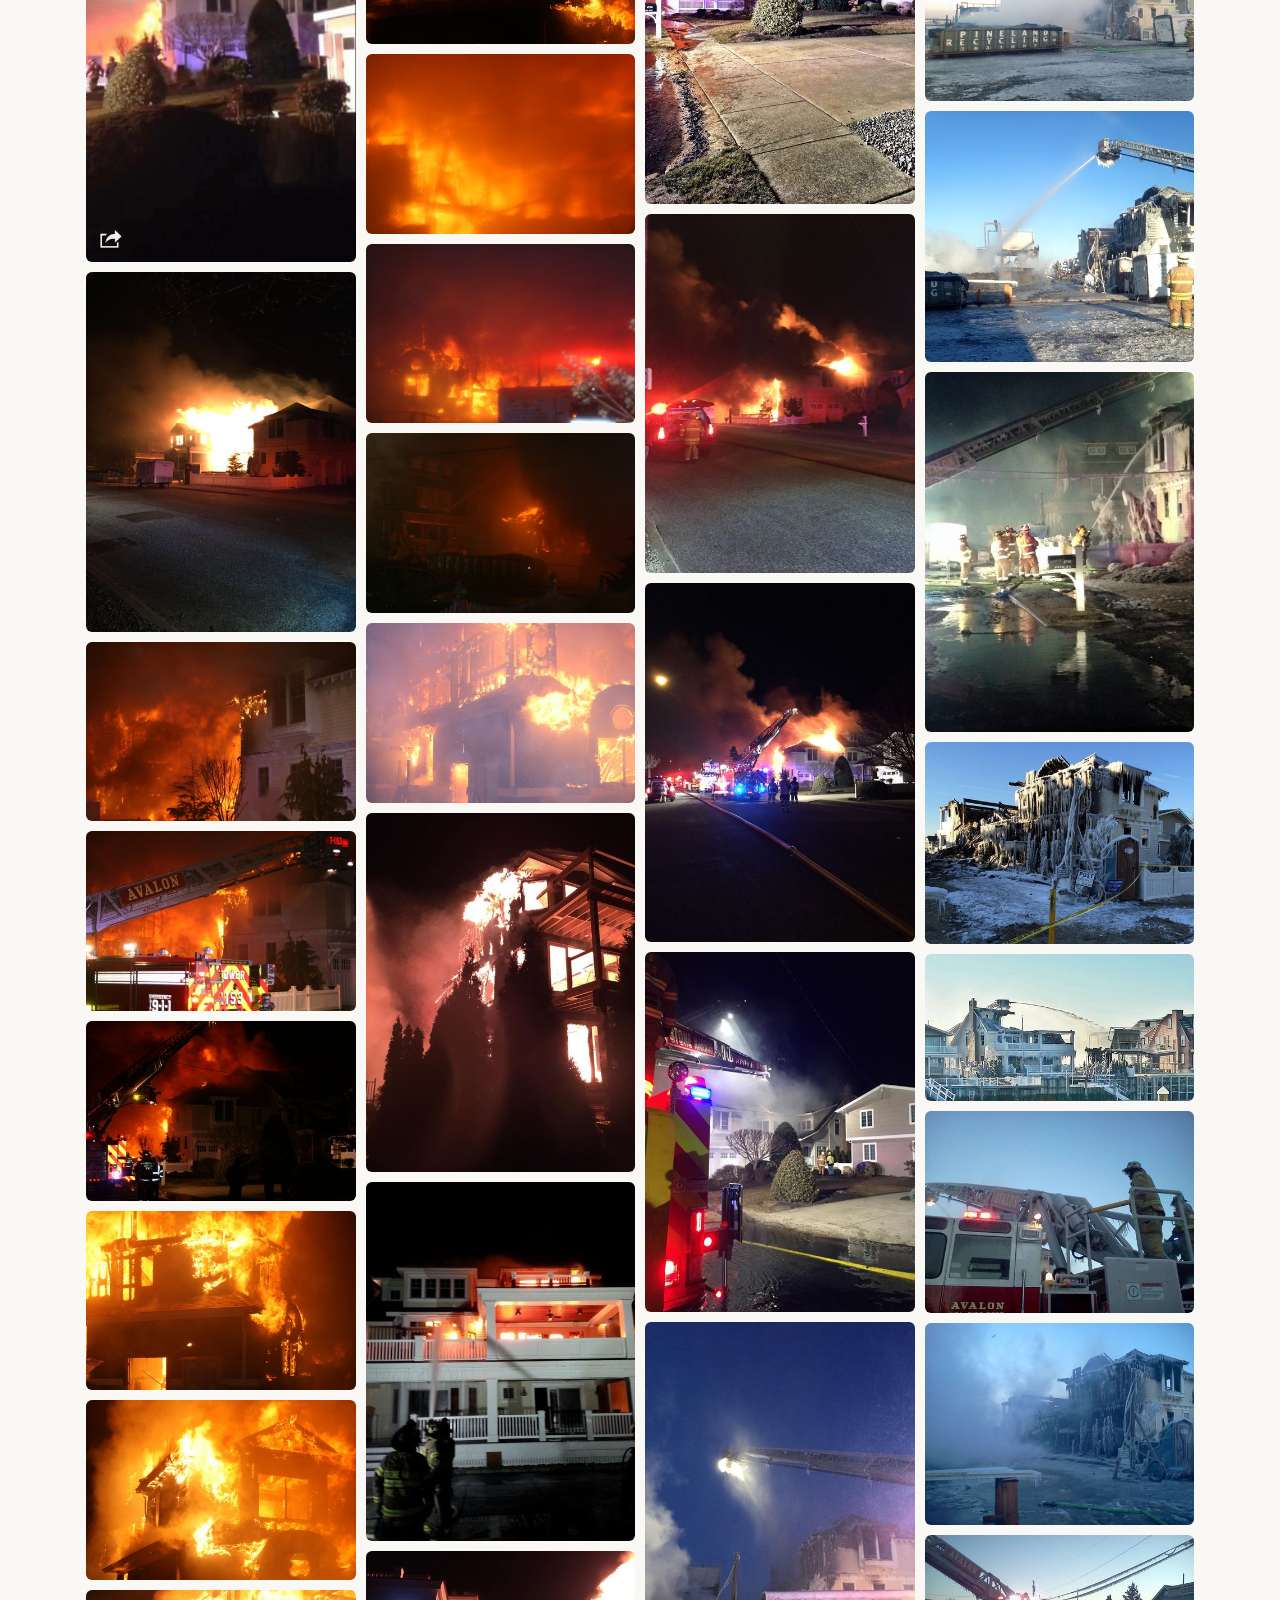
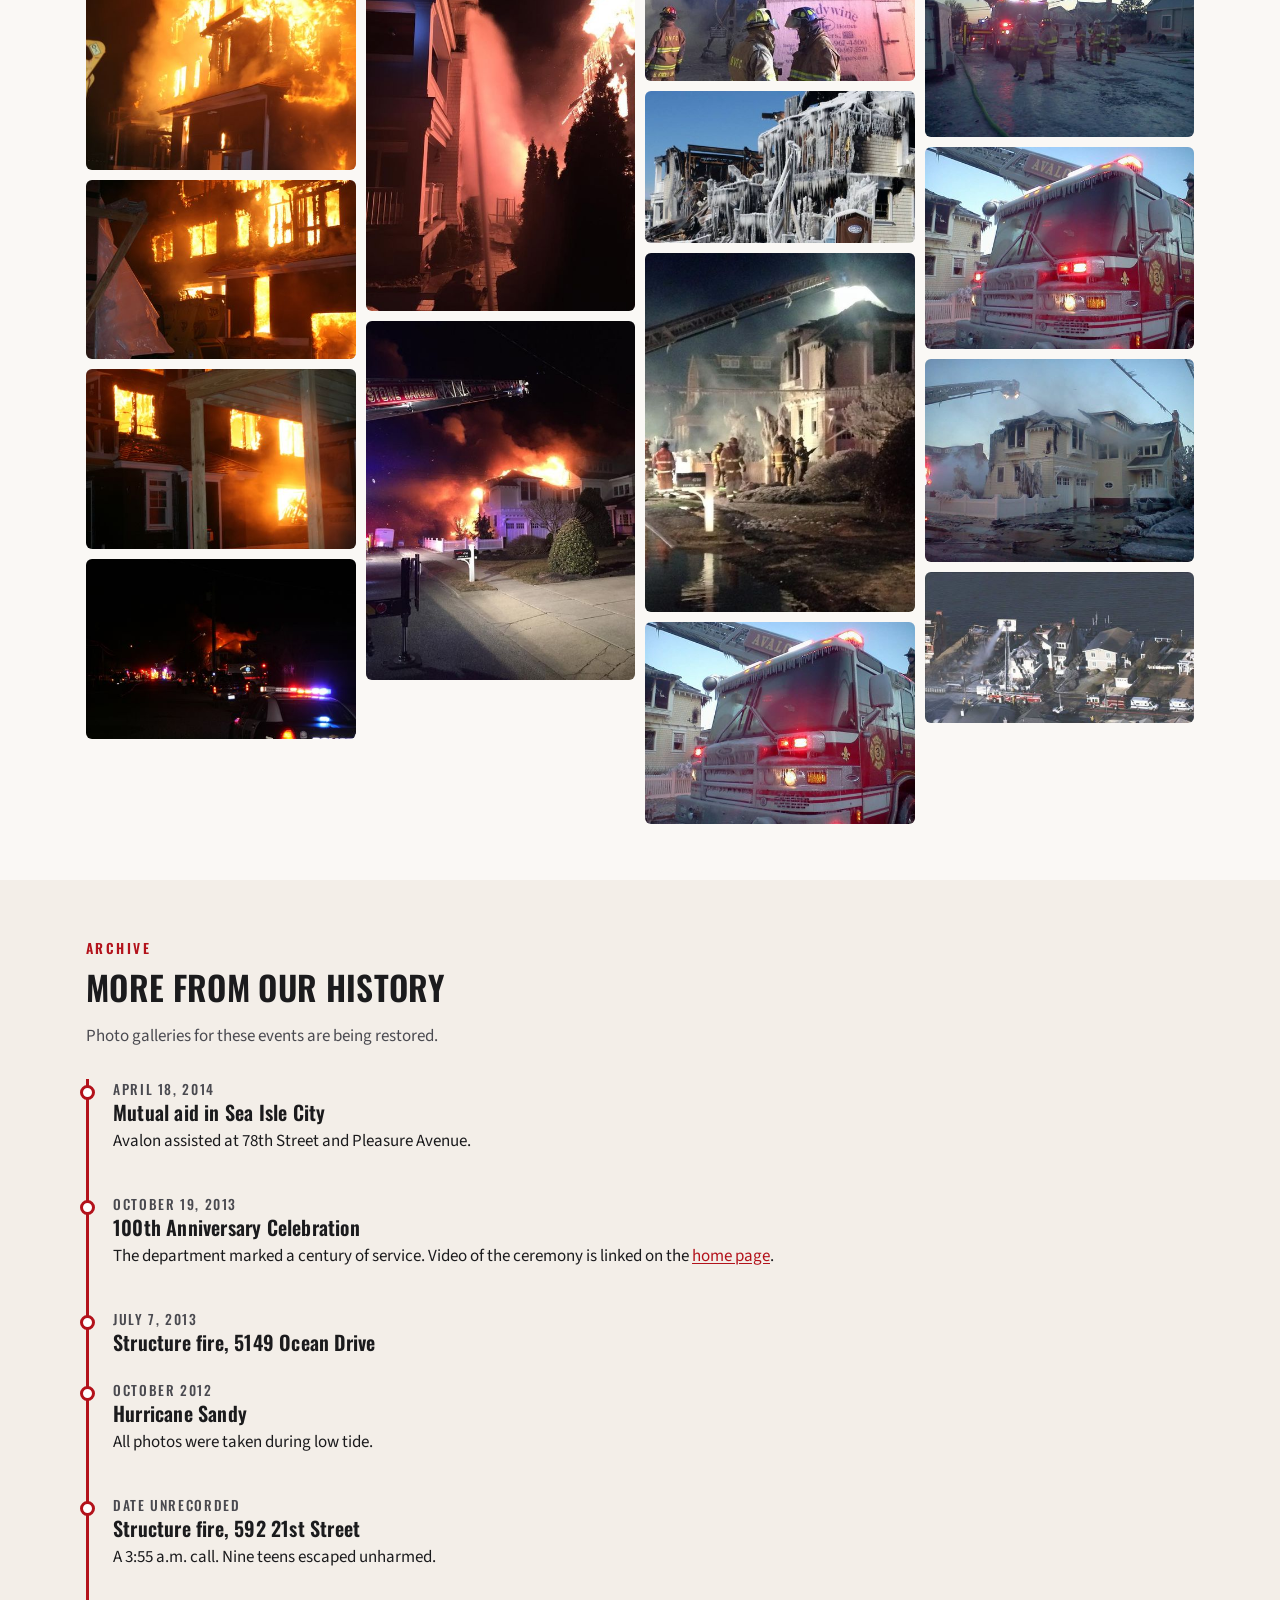
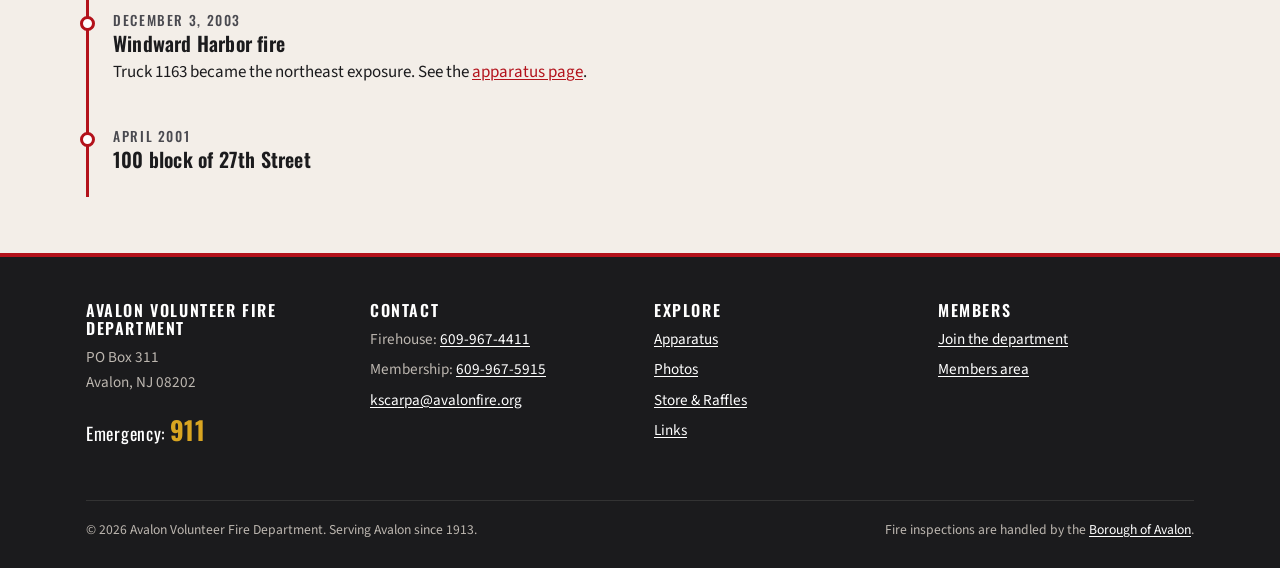
<file: avalon-fire/photos.html>
<!doctype html>
<html lang="en">
<head>
<meta charset="utf-8">
<meta name="viewport" content="width=device-width, initial-scale=1">
<title>Photos | Avalon Fire</title>
<meta name="description" content="Photos of incidents and events from the Avalon Volunteer Fire Department.">
<meta name="theme-color" content="#b3121b">
<link rel="icon" href="assets/favicon.svg" type="image/svg+xml">
<link rel="preconnect" href="https://fonts.googleapis.com">
<link rel="preconnect" href="https://fonts.gstatic.com" crossorigin>
<link href="https://fonts.googleapis.com/css2?family=Oswald:wght@500;600;700&family=Source+Sans+3:wght@400;600;700&display=swap" rel="stylesheet">
<link rel="stylesheet" href="assets/site.css">
</head>
<body>
<a class="skip" href="#main">Skip to content</a>
<div class="top-strip">
  <div class="wrap">
    <span>Emergency? <strong>Call 911</strong></span>
    <span>PO Box 311, Avalon, NJ 08202 &middot; <a href="tel:+16099674411">609-967-4411</a></span>
  </div>
</div>
<header class="site-header">
  <div class="wrap">
    <a class="brand" href="index.html">
      <img src="assets/logo.svg" alt="" width="58" height="58">
      <span class="brand-name"><b>Avalon Fire</b><span>Volunteer Fire Department</span></span>
    </a>
    <button class="nav-toggle" aria-expanded="false" aria-controls="site-nav">Menu</button>
    <nav class="site-nav" id="site-nav" aria-label="Main">
      <ul>
        <li><a href="index.html">Home</a></li>
        <li><a href="apparatus.html">Apparatus</a></li>
        <li><a href="water-rescue.html">Water Rescue</a></li>
        <li><a href="photos.html" aria-current="page">Photos</a></li>
        <li><a href="store-and-raffles.html">Store & Raffles</a></li>
        <li><a href="links.html">Links</a></li>
      </ul>
    </nav>
  </div>
</header>
<main id="main">
<div class="page-head">
  <div class="wrap">
    <span class="eyebrow">From the field</span>
    <h1>Photos</h1>
    <p>Incidents, events and history from the Avalon Volunteer Fire Department.</p>
  </div>
</div>

<section>
  <div class="wrap">
    <div class="section-head">
      <time class="eyebrow">February 12, 2015</time>
      <h2>5th Avenue structure fire</h2>
      <p>Shortly before 11:00 p.m., Avalon Fire was dispatched to the 4800 block of 5th Avenue for a reported structure fire. High winds and frigid temperatures hampered firefighting; a new home under construction and an unoccupied vacation home nearby were destroyed. AVFD thanks the fifteen neighboring fire companies who helped with water supply and manpower that night.</p>
      <p class="small muted" style="margin-top:8px">Some photo credits are unavailable. Tap a photo to enlarge it.</p>
    </div>
    <div class="gallery" data-lightbox>
      <button type="button" data-full="images/fire-2015/fire-2015-01.jpg"><img src="images/fire-2015/fire-2015-01-t.jpg" alt="5th Avenue structure fire, February 12, 2015, photo 1" loading="lazy"></button>
      <button type="button" data-full="images/fire-2015/fire-2015-02.jpg"><img src="images/fire-2015/fire-2015-02-t.jpg" alt="5th Avenue structure fire, February 12, 2015, photo 2" loading="lazy"></button>
      <button type="button" data-full="images/fire-2015/fire-2015-03.jpg"><img src="images/fire-2015/fire-2015-03-t.jpg" alt="5th Avenue structure fire, February 12, 2015, photo 3" loading="lazy"></button>
      <button type="button" data-full="images/fire-2015/fire-2015-04.jpg"><img src="images/fire-2015/fire-2015-04-t.jpg" alt="5th Avenue structure fire, February 12, 2015, photo 4" loading="lazy"></button>
      <button type="button" data-full="images/fire-2015/fire-2015-05.jpg"><img src="images/fire-2015/fire-2015-05-t.jpg" alt="5th Avenue structure fire, February 12, 2015, photo 5" loading="lazy"></button>
      <button type="button" data-full="images/fire-2015/fire-2015-06.jpg"><img src="images/fire-2015/fire-2015-06-t.jpg" alt="5th Avenue structure fire, February 12, 2015, photo 6" loading="lazy"></button>
      <button type="button" data-full="images/fire-2015/fire-2015-07.jpg"><img src="images/fire-2015/fire-2015-07-t.jpg" alt="5th Avenue structure fire, February 12, 2015, photo 7" loading="lazy"></button>
      <button type="button" data-full="images/fire-2015/fire-2015-08.jpg"><img src="images/fire-2015/fire-2015-08-t.jpg" alt="5th Avenue structure fire, February 12, 2015, photo 8" loading="lazy"></button>
      <button type="button" data-full="images/fire-2015/fire-2015-09.jpg"><img src="images/fire-2015/fire-2015-09-t.jpg" alt="5th Avenue structure fire, February 12, 2015, photo 9" loading="lazy"></button>
      <button type="button" data-full="images/fire-2015/fire-2015-10.jpg"><img src="images/fire-2015/fire-2015-10-t.jpg" alt="5th Avenue structure fire, February 12, 2015, photo 10" loading="lazy"></button>
      <button type="button" data-full="images/fire-2015/fire-2015-11.jpg"><img src="images/fire-2015/fire-2015-11-t.jpg" alt="5th Avenue structure fire, February 12, 2015, photo 11" loading="lazy"></button>
      <button type="button" data-full="images/fire-2015/fire-2015-12.jpg"><img src="images/fire-2015/fire-2015-12-t.jpg" alt="5th Avenue structure fire, February 12, 2015, photo 12" loading="lazy"></button>
      <button type="button" data-full="images/fire-2015/fire-2015-13.jpg"><img src="images/fire-2015/fire-2015-13-t.jpg" alt="5th Avenue structure fire, February 12, 2015, photo 13" loading="lazy"></button>
      <button type="button" data-full="images/fire-2015/fire-2015-14.jpg"><img src="images/fire-2015/fire-2015-14-t.jpg" alt="5th Avenue structure fire, February 12, 2015, photo 14" loading="lazy"></button>
      <button type="button" data-full="images/fire-2015/fire-2015-15.jpg"><img src="images/fire-2015/fire-2015-15-t.jpg" alt="5th Avenue structure fire, February 12, 2015, photo 15" loading="lazy"></button>
      <button type="button" data-full="images/fire-2015/fire-2015-16.jpg"><img src="images/fire-2015/fire-2015-16-t.jpg" alt="5th Avenue structure fire, February 12, 2015, photo 16" loading="lazy"></button>
      <button type="button" data-full="images/fire-2015/fire-2015-17.jpg"><img src="images/fire-2015/fire-2015-17-t.jpg" alt="5th Avenue structure fire, February 12, 2015, photo 17" loading="lazy"></button>
      <button type="button" data-full="images/fire-2015/fire-2015-18.jpg"><img src="images/fire-2015/fire-2015-18-t.jpg" alt="5th Avenue structure fire, February 12, 2015, photo 18" loading="lazy"></button>
      <button type="button" data-full="images/fire-2015/fire-2015-19.jpg"><img src="images/fire-2015/fire-2015-19-t.jpg" alt="5th Avenue structure fire, February 12, 2015, photo 19" loading="lazy"></button>
      <button type="button" data-full="images/fire-2015/fire-2015-20.jpg"><img src="images/fire-2015/fire-2015-20-t.jpg" alt="5th Avenue structure fire, February 12, 2015, photo 20" loading="lazy"></button>
      <button type="button" data-full="images/fire-2015/fire-2015-21.jpg"><img src="images/fire-2015/fire-2015-21-t.jpg" alt="5th Avenue structure fire, February 12, 2015, photo 21" loading="lazy"></button>
      <button type="button" data-full="images/fire-2015/fire-2015-22.jpg"><img src="images/fire-2015/fire-2015-22-t.jpg" alt="5th Avenue structure fire, February 12, 2015, photo 22" loading="lazy"></button>
      <button type="button" data-full="images/fire-2015/fire-2015-23.jpg"><img src="images/fire-2015/fire-2015-23-t.jpg" alt="5th Avenue structure fire, February 12, 2015, photo 23" loading="lazy"></button>
      <button type="button" data-full="images/fire-2015/fire-2015-24.jpg"><img src="images/fire-2015/fire-2015-24-t.jpg" alt="5th Avenue structure fire, February 12, 2015, photo 24" loading="lazy"></button>
      <button type="button" data-full="images/fire-2015/fire-2015-25.jpg"><img src="images/fire-2015/fire-2015-25-t.jpg" alt="5th Avenue structure fire, February 12, 2015, photo 25" loading="lazy"></button>
      <button type="button" data-full="images/fire-2015/fire-2015-26.jpg"><img src="images/fire-2015/fire-2015-26-t.jpg" alt="5th Avenue structure fire, February 12, 2015, photo 26" loading="lazy"></button>
      <button type="button" data-full="images/fire-2015/fire-2015-27.jpg"><img src="images/fire-2015/fire-2015-27-t.jpg" alt="5th Avenue structure fire, February 12, 2015, photo 27" loading="lazy"></button>
      <button type="button" data-full="images/fire-2015/fire-2015-28.jpg"><img src="images/fire-2015/fire-2015-28-t.jpg" alt="5th Avenue structure fire, February 12, 2015, photo 28" loading="lazy"></button>
      <button type="button" data-full="images/fire-2015/fire-2015-29.jpg"><img src="images/fire-2015/fire-2015-29-t.jpg" alt="5th Avenue structure fire, February 12, 2015, photo 29" loading="lazy"></button>
      <button type="button" data-full="images/fire-2015/fire-2015-30.jpg"><img src="images/fire-2015/fire-2015-30-t.jpg" alt="5th Avenue structure fire, February 12, 2015, photo 30" loading="lazy"></button>
      <button type="button" data-full="images/fire-2015/fire-2015-31.jpg"><img src="images/fire-2015/fire-2015-31-t.jpg" alt="5th Avenue structure fire, February 12, 2015, photo 31" loading="lazy"></button>
      <button type="button" data-full="images/fire-2015/fire-2015-32.jpg"><img src="images/fire-2015/fire-2015-32-t.jpg" alt="5th Avenue structure fire, February 12, 2015, photo 32" loading="lazy"></button>
      <button type="button" data-full="images/fire-2015/fire-2015-33.jpg"><img src="images/fire-2015/fire-2015-33-t.jpg" alt="5th Avenue structure fire, February 12, 2015, photo 33" loading="lazy"></button>
      <button type="button" data-full="images/fire-2015/fire-2015-34.jpg"><img src="images/fire-2015/fire-2015-34-t.jpg" alt="5th Avenue structure fire, February 12, 2015, photo 34" loading="lazy"></button>
      <button type="button" data-full="images/fire-2015/fire-2015-35.jpg"><img src="images/fire-2015/fire-2015-35-t.jpg" alt="5th Avenue structure fire, February 12, 2015, photo 35" loading="lazy"></button>
      <button type="button" data-full="images/fire-2015/fire-2015-36.jpg"><img src="images/fire-2015/fire-2015-36-t.jpg" alt="5th Avenue structure fire, February 12, 2015, photo 36" loading="lazy"></button>
      <button type="button" data-full="images/fire-2015/fire-2015-37.jpg"><img src="images/fire-2015/fire-2015-37-t.jpg" alt="5th Avenue structure fire, February 12, 2015, photo 37" loading="lazy"></button>
      <button type="button" data-full="images/fire-2015/fire-2015-38.jpg"><img src="images/fire-2015/fire-2015-38-t.jpg" alt="5th Avenue structure fire, February 12, 2015, photo 38" loading="lazy"></button>
      <button type="button" data-full="images/fire-2015/fire-2015-39.jpg"><img src="images/fire-2015/fire-2015-39-t.jpg" alt="5th Avenue structure fire, February 12, 2015, photo 39" loading="lazy"></button>
      <button type="button" data-full="images/fire-2015/fire-2015-40.jpg"><img src="images/fire-2015/fire-2015-40-t.jpg" alt="5th Avenue structure fire, February 12, 2015, photo 40" loading="lazy"></button>
      <button type="button" data-full="images/fire-2015/fire-2015-41.jpg"><img src="images/fire-2015/fire-2015-41-t.jpg" alt="5th Avenue structure fire, February 12, 2015, photo 41" loading="lazy"></button>
      <button type="button" data-full="images/fire-2015/fire-2015-42.jpg"><img src="images/fire-2015/fire-2015-42-t.jpg" alt="5th Avenue structure fire, February 12, 2015, photo 42" loading="lazy"></button>
      <button type="button" data-full="images/fire-2015/fire-2015-43.jpg"><img src="images/fire-2015/fire-2015-43-t.jpg" alt="5th Avenue structure fire, February 12, 2015, photo 43" loading="lazy"></button>
      <button type="button" data-full="images/fire-2015/fire-2015-44.jpg"><img src="images/fire-2015/fire-2015-44-t.jpg" alt="5th Avenue structure fire, February 12, 2015, photo 44" loading="lazy"></button>
      <button type="button" data-full="images/fire-2015/fire-2015-45.jpg"><img src="images/fire-2015/fire-2015-45-t.jpg" alt="5th Avenue structure fire, February 12, 2015, photo 45" loading="lazy"></button>
      <button type="button" data-full="images/fire-2015/fire-2015-46.jpg"><img src="images/fire-2015/fire-2015-46-t.jpg" alt="5th Avenue structure fire, February 12, 2015, photo 46" loading="lazy"></button>
      <button type="button" data-full="images/fire-2015/fire-2015-47.jpg"><img src="images/fire-2015/fire-2015-47-t.jpg" alt="5th Avenue structure fire, February 12, 2015, photo 47" loading="lazy"></button>
      <button type="button" data-full="images/fire-2015/fire-2015-48.jpg"><img src="images/fire-2015/fire-2015-48-t.jpg" alt="5th Avenue structure fire, February 12, 2015, photo 48" loading="lazy"></button>
      <button type="button" data-full="images/fire-2015/fire-2015-49.jpg"><img src="images/fire-2015/fire-2015-49-t.jpg" alt="5th Avenue structure fire, February 12, 2015, photo 49" loading="lazy"></button>
      <button type="button" data-full="images/fire-2015/fire-2015-50.jpg"><img src="images/fire-2015/fire-2015-50-t.jpg" alt="5th Avenue structure fire, February 12, 2015, photo 50" loading="lazy"></button>
    </div>
  </div>
</section>

<section class="alt">
  <div class="wrap">
    <div class="section-head">
      <span class="eyebrow">Archive</span>
      <h2>More from our history</h2>
      <p>Photo galleries for these events are being restored.</p>
    </div>
    <ul class="timeline">
      <li><time>April 18, 2014</time><h3>Mutual aid in Sea Isle City</h3><p>Avalon assisted at 78th Street and Pleasure Avenue.</p></li>
      <li><time>October 19, 2013</time><h3>100th Anniversary Celebration</h3><p>The department marked a century of service. Video of the ceremony is linked on the <a href="index.html">home page</a>.</p></li>
      <li><time>July 7, 2013</time><h3>Structure fire, 5149 Ocean Drive</h3></li>
      <li><time>October 2012</time><h3>Hurricane Sandy</h3><p>All photos were taken during low tide.</p></li>
      <li><time>Date unrecorded</time><h3>Structure fire, 592 21st Street</h3><p>A 3:55 a.m. call. Nine teens escaped unharmed.</p></li>
      <li><time>December 3, 2003</time><h3>Windward Harbor fire</h3><p>Truck 1163 became the northeast exposure. See the <a href="apparatus.html">apparatus page</a>.</p></li>
      <li><time>April 2001</time><h3>100 block of 27th Street</h3></li>
    </ul>
  </div>
</section>
</main>
<footer class="site-footer">
  <div class="wrap">
    <div class="footer-grid">
      <div>
        <h4>Avalon Volunteer Fire Department</h4>
        <p>PO Box 311<br>Avalon, NJ 08202</p>
        <p class="emergency">Emergency: <b>911</b></p>
      </div>
      <div>
        <h4>Contact</h4>
        <ul>
          <li>Firehouse: <a href="tel:+16099674411">609-967-4411</a></li>
          <li>Membership: <a href="tel:+16099675915">609-967-5915</a></li>
          <li><a href="mailto:kscarpa@avalonfire.org">kscarpa@avalonfire.org</a></li>
        </ul>
      </div>
      <div>
        <h4>Explore</h4>
        <ul>
          <li><a href="apparatus.html">Apparatus</a></li>
          <li><a href="photos.html">Photos</a></li>
          <li><a href="store-and-raffles.html">Store &amp; Raffles</a></li>
          <li><a href="links.html">Links</a></li>
        </ul>
      </div>
      <div>
        <h4>Members</h4>
        <ul>
          <li><a href="index.html#join">Join the department</a></li>
          <li><a href="http://avalonfire.org/mailadmin">Members area</a></li>
        </ul>
      </div>
    </div>
    <div class="footer-base">
      <span>&copy; <span id="year">2026</span> Avalon Volunteer Fire Department. Serving Avalon since 1913.</span>
      <span>Fire inspections are handled by the <a href="http://www.avalonboro.org/fireinsp.htm">Borough of Avalon</a>.</span>
    </div>
  </div>
</footer>
<script src="assets/site.js"></script>
</body>
</html>
</file>
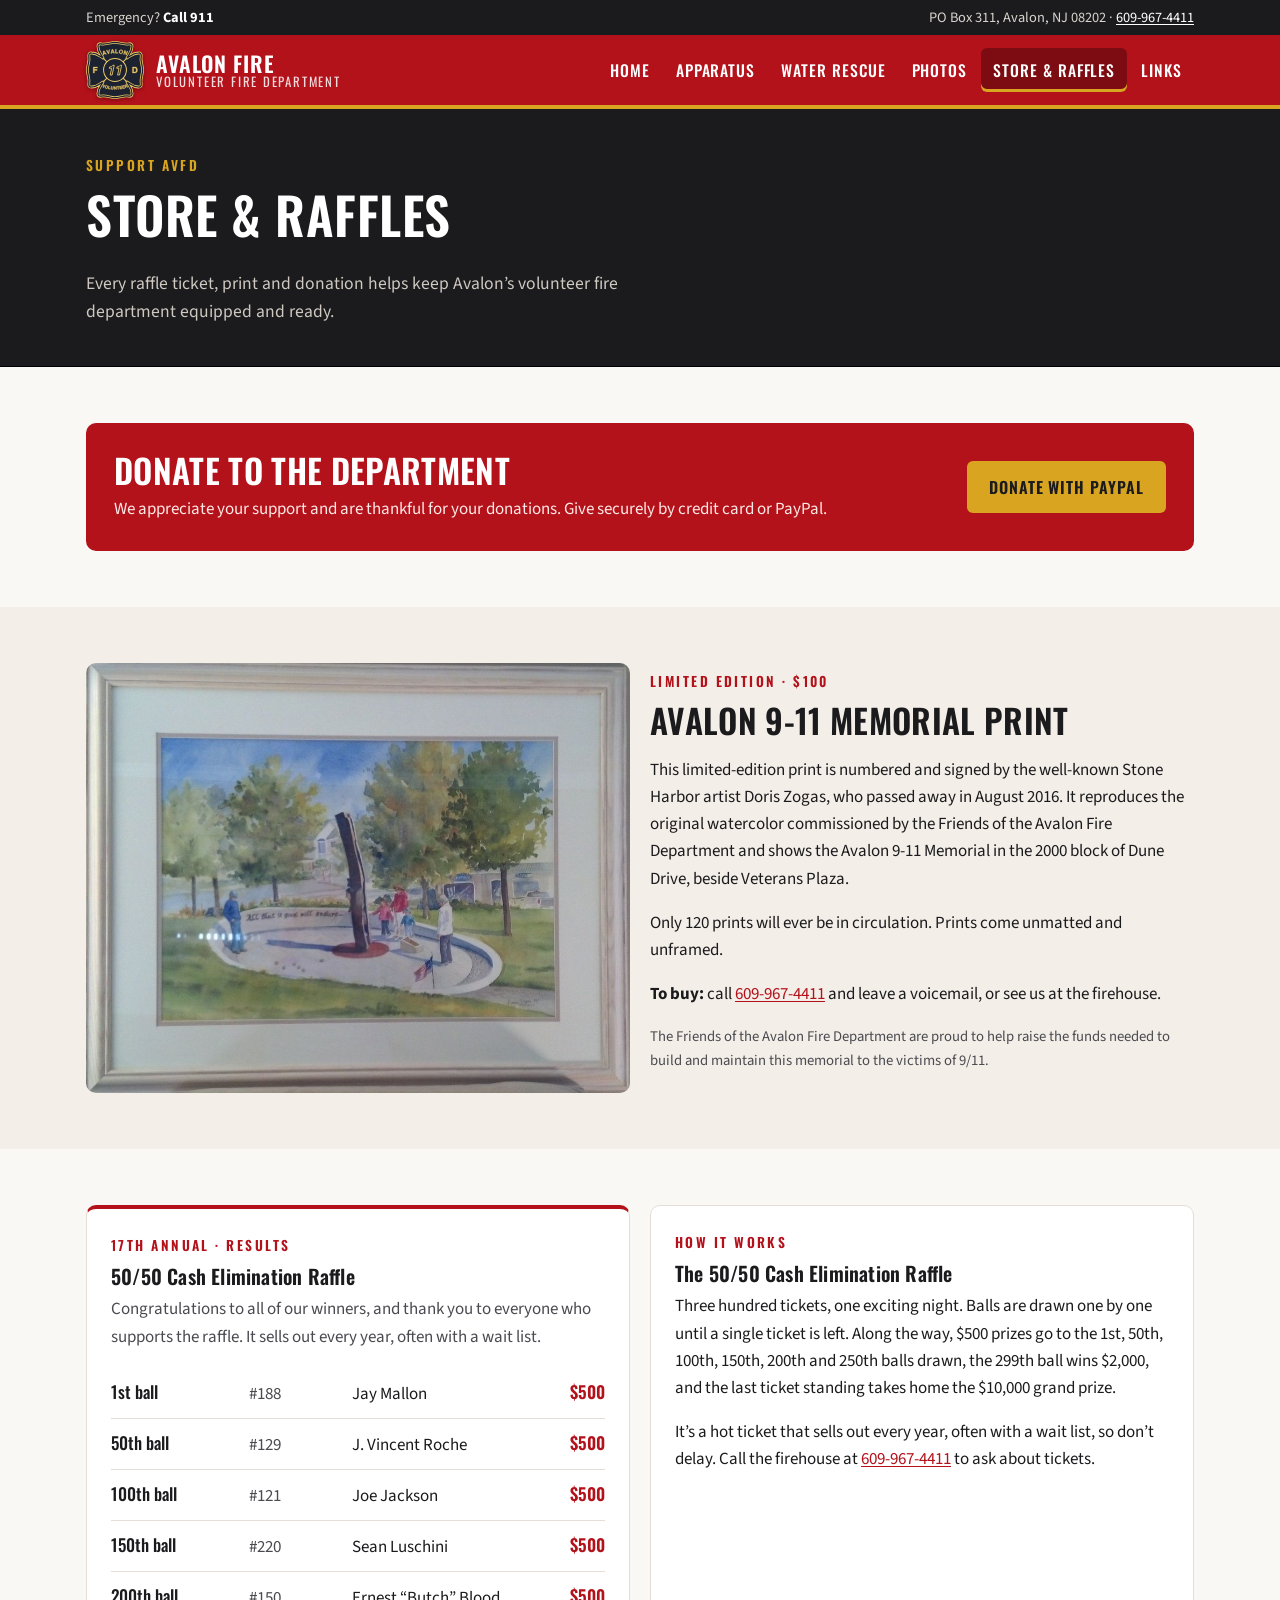
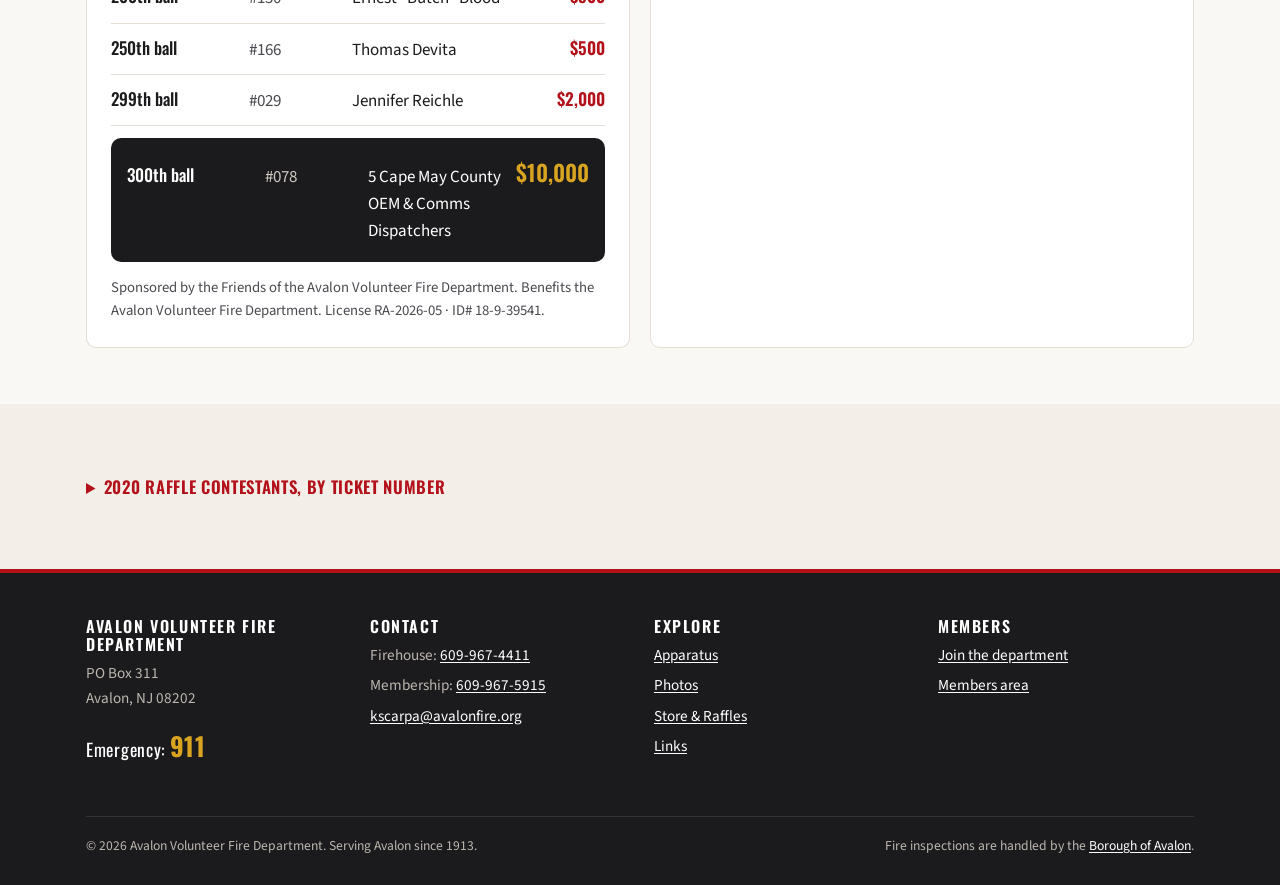
<file: avalon-fire/store-and-raffles.html>
<!doctype html>
<html lang="en">
<head>
<meta charset="utf-8">
<meta name="viewport" content="width=device-width, initial-scale=1">
<title>Store & Raffles | Avalon Fire</title>
<meta name="description" content="Donate to the Avalon Volunteer Fire Department, buy the 9-11 Memorial print, and see 50/50 raffle results.">
<meta name="theme-color" content="#b3121b">
<link rel="icon" href="assets/favicon.svg" type="image/svg+xml">
<link rel="preconnect" href="https://fonts.googleapis.com">
<link rel="preconnect" href="https://fonts.gstatic.com" crossorigin>
<link href="https://fonts.googleapis.com/css2?family=Oswald:wght@500;600;700&family=Source+Sans+3:wght@400;600;700&display=swap" rel="stylesheet">
<link rel="stylesheet" href="assets/site.css">
</head>
<body>
<a class="skip" href="#main">Skip to content</a>
<div class="top-strip">
  <div class="wrap">
    <span>Emergency? <strong>Call 911</strong></span>
    <span>PO Box 311, Avalon, NJ 08202 &middot; <a href="tel:+16099674411">609-967-4411</a></span>
  </div>
</div>
<header class="site-header">
  <div class="wrap">
    <a class="brand" href="index.html">
      <img src="assets/logo.svg" alt="" width="58" height="58">
      <span class="brand-name"><b>Avalon Fire</b><span>Volunteer Fire Department</span></span>
    </a>
    <button class="nav-toggle" aria-expanded="false" aria-controls="site-nav">Menu</button>
    <nav class="site-nav" id="site-nav" aria-label="Main">
      <ul>
        <li><a href="index.html">Home</a></li>
        <li><a href="apparatus.html">Apparatus</a></li>
        <li><a href="water-rescue.html">Water Rescue</a></li>
        <li><a href="photos.html">Photos</a></li>
        <li><a href="store-and-raffles.html" aria-current="page">Store & Raffles</a></li>
        <li><a href="links.html">Links</a></li>
      </ul>
    </nav>
  </div>
</header>
<main id="main">
<div class="page-head">
  <div class="wrap">
    <span class="eyebrow">Support AVFD</span>
    <h1>Store &amp; Raffles</h1>
    <p>Every raffle ticket, print and donation helps keep Avalon&rsquo;s volunteer fire department equipped and ready.</p>
  </div>
</div>

<section id="donate">
  <div class="wrap">
    <div class="band">
      <div>
        <h2>Donate to the department</h2>
        <p>We appreciate your support and are thankful for your donations. Give securely by credit card or PayPal.</p>
      </div>
      <form action="https://www.paypal.com/cgi-bin/webscr" method="post" target="_top">
        <input type="hidden" name="cmd" value="_s-xclick">
        <input type="hidden" name="hosted_button_id" value="Q3FXSQZZNUKZW">
        <button class="btn btn-primary" type="submit">Donate with PayPal</button>
      </form>
    </div>
  </div>
</section>

<section id="print" class="alt">
  <div class="wrap grid grid-2" style="align-items:center">
    <img src="images/memorial-print.jpg" alt="Framed watercolor print of the Avalon 9-11 Memorial by Doris Zogas" style="border-radius:var(--radius)">
    <div>
      <span class="eyebrow">Limited edition &middot; $100</span>
      <h2>Avalon 9-11 Memorial print</h2>
      <p>This limited-edition print is numbered and signed by the well-known Stone Harbor artist Doris Zogas, who passed away in August 2016. It reproduces the original watercolor commissioned by the Friends of the Avalon Fire Department and shows the Avalon 9-11 Memorial in the 2000 block of Dune Drive, beside Veterans Plaza.</p>
      <p>Only 120 prints will ever be in circulation. Prints come unmatted and unframed.</p>
      <p><strong>To buy:</strong> call <a href="tel:+16099674411">609-967-4411</a> and leave a voicemail, or see us at the firehouse.</p>
      <p class="small muted">The Friends of the Avalon Fire Department are proud to help raise the funds needed to build and maintain this memorial to the victims of 9/11.</p>
    </div>
  </div>
</section>

<section>
  <div class="wrap grid grid-2">
    <div class="card accent">
        <span class="eyebrow">17th Annual &middot; Results</span>
        <h3>50/50 Cash Elimination Raffle</h3>
        <p class="muted">Congratulations to all of our winners, and thank you to everyone who supports the raffle. It sells out every year, often with a wait list.</p>
        <ul class="prize-list">
          <li><span class="ball">1st ball</span><span class="tix">#188</span><span class="who">Jay Mallon</span><span class="amt">$500</span></li>
          <li><span class="ball">50th ball</span><span class="tix">#129</span><span class="who">J. Vincent Roche</span><span class="amt">$500</span></li>
          <li><span class="ball">100th ball</span><span class="tix">#121</span><span class="who">Joe Jackson</span><span class="amt">$500</span></li>
          <li><span class="ball">150th ball</span><span class="tix">#220</span><span class="who">Sean Luschini</span><span class="amt">$500</span></li>
          <li><span class="ball">200th ball</span><span class="tix">#150</span><span class="who">Ernest &ldquo;Butch&rdquo; Blood</span><span class="amt">$500</span></li>
          <li><span class="ball">250th ball</span><span class="tix">#166</span><span class="who">Thomas Devita</span><span class="amt">$500</span></li>
          <li><span class="ball">299th ball</span><span class="tix">#029</span><span class="who">Jennifer Reichle</span><span class="amt">$2,000</span></li>
          <li class="big"><span class="ball">300th ball</span><span class="tix">#078</span><span class="who">5 Cape May County OEM &amp; Comms Dispatchers</span><span class="amt">$10,000</span></li>
        </ul>
        <p class="small muted" style="margin-top:14px">Sponsored by the Friends of the Avalon Volunteer Fire Department. Benefits the Avalon Volunteer Fire Department. License RA-2026-05 &middot; ID#&nbsp;18-9-39541.</p>
      </div>
    <div class="card">
      <span class="eyebrow">How it works</span>
      <h3>The 50/50 Cash Elimination Raffle</h3>
      <p>Three hundred tickets, one exciting night. Balls are drawn one by one until a single ticket is left. Along the way, $500 prizes go to the 1st, 50th, 100th, 150th, 200th and 250th balls drawn, the 299th ball wins $2,000, and the last ticket standing takes home the $10,000 grand prize.</p>
      <p>It&rsquo;s a hot ticket that sells out every year, often with a wait list, so don&rsquo;t delay. Call the firehouse at <a href="tel:+16099674411">609-967-4411</a> to ask about tickets.</p>
    </div>
  </div>
</section>

<section class="alt">
  <div class="wrap">
    <details class="roster-box">
      <summary>2020 raffle contestants, by ticket number</summary>
      <p class="small muted">Unofficial. The written ticket stub is the official record.</p>
      <label for="ticket-search" class="small">Search by name or ticket number</label><br>
      <input id="ticket-search" class="search" type="search" placeholder="e.g. Ferguson or 78" autocomplete="off">
      <span id="ticket-count" class="small muted" aria-live="polite"></span>
      <ol class="tickets">
          <li><b>1</b><span>John Dingerdissen</span></li>
          <li><b>2</b><span>Jim Bruder</span></li>
          <li><b>3</b><span>Bob Green</span></li>
          <li><b>4</b><span>Marion Stewart</span></li>
          <li><b>5</b><span>Stacie Lissette</span></li>
          <li><b>6</b><span>Holly Rennie</span></li>
          <li><b>7</b><span>Thomas Petrella</span></li>
          <li><b>8</b><span>Jay Mallon</span></li>
          <li><b>9</b><span>Eric Frenchman</span></li>
          <li><b>10</b><span>Barbara Bannon/Joe Gaughan</span></li>
          <li><b>11</b><span>Carl Jablonski</span></li>
          <li><b>12</b><span>Joe Jackson</span></li>
          <li><b>13</b><span>Joe Jackson</span></li>
          <li><b>14</b><span>Maureen Jackson</span></li>
          <li><b>15</b><span>John Schanz</span></li>
          <li><b>16</b><span>Rob Meredith</span></li>
          <li><b>17</b><span>Joe Kauterman</span></li>
          <li><b>18</b><span>Jo Ann Berrisford/Joe Gaughan</span></li>
          <li><b>19</b><span>Scott Taylor</span></li>
          <li><b>20</b><span>Marty Pagluighi</span></li>
          <li><b>21</b><span>Hank Kowalski</span></li>
          <li><b>22</b><span>Lisa Sasdelli/Drew Twiggs</span></li>
          <li><b>23</b><span>Jack Keenan</span></li>
          <li><b>24</b><span>Jack Rech</span></li>
          <li><b>25</b><span>Matt Ryan</span></li>
          <li><b>26</b><span>Elizabeth Schanz</span></li>
          <li><b>27</b><span>Gerry Cullen</span></li>
          <li><b>28</b><span>Bob Moran</span></li>
          <li><b>29</b><span>JACKIE MAURO</span></li>
          <li><b>30</b><span>Holly Rennie</span></li>
          <li><b>31</b><span>Kevin Scarpa</span></li>
          <li><b>32</b><span>Helene Moran</span></li>
          <li><b>33</b><span>Karen Rennels</span></li>
          <li><b>34</b><span>Tom McCullough</span></li>
          <li><b>35</b><span>Susan McDermott</span></li>
          <li><b>36</b><span>Jody Wolford/Brian Repici</span></li>
          <li><b>37</b><span>Nancy Koch</span></li>
          <li><b>38</b><span>Meg Lavino</span></li>
          <li><b>39</b><span>Mary Maddaloni</span></li>
          <li><b>40</b><span>Larry Fluehr</span></li>
          <li><b>41</b><span>Mary Maddaloni</span></li>
          <li><b>42</b><span>Matt DeRose</span></li>
          <li><b>43</b><span>Tony Galdi</span></li>
          <li><b>44</b><span>George Parsons</span></li>
          <li><b>45</b><span>Bob Green</span></li>
          <li><b>46</b><span>Richard Bradfield</span></li>
          <li><b>47</b><span>Jean Malick</span></li>
          <li><b>48</b><span>Kaitlyn Morrisey</span></li>
          <li><b>49</b><span>Marilyn Parsons</span></li>
          <li><b>50</b><span>Matt Ryan</span></li>
          <li><b>51</b><span>George Parsons</span></li>
          <li><b>52</b><span>Atlantic Coast Alarms/Andrew Toner</span></li>
          <li><b>53</b><span>Dave Mitten &amp; Russ Johnson</span></li>
          <li><b>54</b><span>Billy A.</span></li>
          <li><b>55</b><span>Jim Murray</span></li>
          <li><b>56</b><span>Alan Silverman</span></li>
          <li><b>57</b><span>John Schanz</span></li>
          <li><b>58</b><span>Jim/Jeff Malick</span></li>
          <li><b>59</b><span>Garrison Architects</span></li>
          <li><b>60</b><span>Sheila Straub</span></li>
          <li><b>61</b><span>Chuck Muhly</span></li>
          <li><b>62</b><span>Charles O&#x27;Donnell</span></li>
          <li><b>63</b><span>John Schanz</span></li>
          <li><b>64</b><span>Paul Sarmousakis</span></li>
          <li><b>65</b><span>Ed Riedlinger</span></li>
          <li><b>66</b><span>Gail Keppler</span></li>
          <li><b>67</b><span>John Richardson</span></li>
          <li><b>68</b><span>Elizabeth Schanz</span></li>
          <li><b>69</b><span>Tom Dion</span></li>
          <li><b>70</b><span>Stacie Lissette</span></li>
          <li><b>71</b><span>John Epps</span></li>
          <li><b>72</b><span>Bill Gallagher</span></li>
          <li><b>73</b><span>Jason Jones, Tonio&#x27;s</span></li>
          <li><b>74</b><span>Billy Albrecht</span></li>
          <li><b>75</b><span>Ken Daniels</span></li>
          <li><b>76</b><span>Peter Mark</span></li>
          <li><b>77</b><span>Melissa Lomax Family</span></li>
          <li><b>78</b><span>Crystal King</span></li>
          <li><b>79</b><span>Art Grugan</span></li>
          <li><b>80</b><span>Eric Dechert</span></li>
          <li><b>81</b><span>Avalon Post Office Family</span></li>
          <li><b>82</b><span>Patty Rutledge</span></li>
          <li><b>83</b><span>Sergey K. @ The Princeton</span></li>
          <li><b>84</b><span>Matt Ryan</span></li>
          <li><b>85</b><span>Dave Dunbar</span></li>
          <li><b>86</b><span>Casey O&#x27;Hara</span></li>
          <li><b>87</b><span>Donna Froschhauser</span></li>
          <li><b>88</b><span>Betsy Mallon</span></li>
          <li><b>89</b><span>Christine Feketiks</span></li>
          <li><b>90</b><span>Eric &amp; MV Montanari</span></li>
          <li><b>91</b><span>Ed &amp; Walt Andres, Flounder</span></li>
          <li><b>92</b><span>Jim Bruder</span></li>
          <li><b>93</b><span>Andrew Ferguson</span></li>
          <li><b>94</b><span>Davis Pearson</span></li>
          <li><b>95</b><span>John Scarpa</span></li>
          <li><b>96</b><span>John Roche/Russ Migeot</span></li>
          <li><b>97</b><span>Bob Higginson</span></li>
          <li><b>98</b><span>Joe Ferguson</span></li>
          <li><b>99</b><span>Billy Albrecht</span></li>
          <li><b>100</b><span>Morgan O&#x27;Hara</span></li>
          <li><b>101</b><span>Dutch Dechert</span></li>
          <li><b>102</b><span>Marion Stewart</span></li>
          <li><b>103</b><span>Marilyn Parsons</span></li>
          <li><b>104</b><span>Jim Bruder</span></li>
          <li><b>105</b><span>Kaitlyn Morrisey</span></li>
          <li><b>106</b><span>Harry Barrish</span></li>
          <li><b>107</b><span>Kelly Pfeiffer</span></li>
          <li><b>108</b><span>Elizabeth Schanz</span></li>
          <li><b>109</b><span>Gene Volpe/Mark Hilliard</span></li>
          <li><b>110</b><span>John Scarpa</span></li>
          <li><b>111</b><span>Carl Jablonski</span></li>
          <li><b>112</b><span>Dave Mohr</span></li>
          <li><b>113</b><span>Sam Hayes</span></li>
          <li><b>114</b><span>Ken Daniels</span></li>
          <li><b>115</b><span>Elaine Watson</span></li>
          <li><b>116</b><span>Anne Marie Ricco</span></li>
          <li><b>117</b><span>James Serfass</span></li>
          <li><b>118</b><span>Joe Kowalski</span></li>
          <li><b>119</b><span>Donna Froschhauser</span></li>
          <li><b>120</b><span>Loanne McNair</span></li>
          <li><b>121</b><span>Rich Hoy</span></li>
          <li><b>122</b><span>Jim Bruder</span></li>
          <li><b>123</b><span>Timothy R. Lehman</span></li>
          <li><b>124</b><span>Lynne Pedroni</span></li>
          <li><b>125</b><span>John Roche/Russ Migeot</span></li>
          <li><b>126</b><span>Bobbi Higginson</span></li>
          <li><b>127</b><span>Kathleen Laterza</span></li>
          <li><b>128</b><span>Wayne Whildin/Kathy Seliger</span></li>
          <li><b>129</b><span>Sue Keen</span></li>
          <li><b>130</b><span>John Schanz</span></li>
          <li><b>131</b><span>John Schanz</span></li>
          <li><b>132</b><span>Linda Echevarria</span></li>
          <li><b>133</b><span>John Roche/Russ Migeot</span></li>
          <li><b>134</b><span>John Roche/Russ Migeot</span></li>
          <li><b>135</b><span>FPG Crew</span></li>
          <li><b>136</b><span>John Corado</span></li>
          <li><b>137</b><span>John Corado</span></li>
          <li><b>138</b><span>Brittany O&#x27;Donnell</span></li>
          <li><b>139</b><span>Bobbi Higginson</span></li>
          <li><b>140</b><span>Chuck and Cheryl O&#x27;Hara</span></li>
          <li><b>141</b><span>Joann Loeper</span></li>
          <li><b>142</b><span>Carol &amp; Joe Szabo</span></li>
          <li><b>143</b><span>Shirley Hagen</span></li>
          <li><b>144</b><span>John Scarpa</span></li>
          <li><b>145</b><span>Lyn Kemper</span></li>
          <li><b>146</b><span>Bob Green</span></li>
          <li><b>147</b><span>Gail Keppler</span></li>
          <li><b>148</b><span>Patricia Yost</span></li>
          <li><b>149</b><span>Frank Hood</span></li>
          <li><b>150</b><span>Pat &amp; Kevin Coyle</span></li>
          <li><b>151</b><span>Joe Gaughan</span></li>
          <li><b>152</b><span>Bill Cathcart</span></li>
          <li><b>153</b><span>Sheila Straub</span></li>
          <li><b>154</b><span>Kim Galdi</span></li>
          <li><b>155</b><span>Lisa Trucksess</span></li>
          <li><b>156</b><span>Joseph Turula</span></li>
          <li><b>157</b><span>Sean Crumlish</span></li>
          <li><b>158</b><span>Chris Yerkes</span></li>
          <li><b>159</b><span>Lisa Natalizio</span></li>
          <li><b>160</b><span>Matt Ryan</span></li>
          <li><b>161</b><span>Terrance McManus</span></li>
          <li><b>162</b><span>Sandra Overland</span></li>
          <li><b>163</b><span>Don and Marie Flannigan</span></li>
          <li><b>164</b><span>John Schanz</span></li>
          <li><b>165</b><span>Gail Keppler</span></li>
          <li><b>166</b><span>Steve Tozour</span></li>
          <li><b>167</b><span>Bob Green</span></li>
          <li><b>168</b><span>Jamie McDermott</span></li>
          <li><b>169</b><span>Melanie Finley</span></li>
          <li><b>170</b><span>Bob Ferguson</span></li>
          <li><b>171</b><span>John and Carol MacFeat</span></li>
          <li><b>172</b><span>Christine Feketics</span></li>
          <li><b>173</b><span>Patty Rutledge</span></li>
          <li><b>174</b><span>Chuck Covington</span></li>
          <li><b>175</b><span>Garrison Architects</span></li>
          <li><b>176</b><span>Marion Stewart</span></li>
          <li><b>177</b><span>Edward Rzepnicki</span></li>
          <li><b>178</b><span>Kim Schiela</span></li>
          <li><b>179</b><span>Elizabeth Schanz</span></li>
          <li><b>180</b><span>Casey O&#x27;Hara</span></li>
          <li><b>181</b><span>Jan Mellor</span></li>
          <li><b>182</b><span>Bob Green</span></li>
          <li><b>183</b><span>John Scarpa</span></li>
          <li><b>184</b><span>Bobby Higginson</span></li>
          <li><b>185</b><span>Ed Hutchinson</span></li>
          <li><b>186</b><span>Will Dobron III</span></li>
          <li><b>187</b><span>Bob Green</span></li>
          <li><b>188</b><span>Matt Ryan</span></li>
          <li><b>189</b><span>Lisa Natalizio</span></li>
          <li><b>190</b><span>Joseph Mangano</span></li>
          <li><b>191</b><span>Marion Stewart</span></li>
          <li><b>192</b><span>John Roche/Russ Migeot</span></li>
          <li><b>193</b><span>Bob Ferguson Jr.</span></li>
          <li><b>194</b><span>John Scarpa</span></li>
          <li><b>195</b><span>Davis Pearson</span></li>
          <li><b>196</b><span>Matt Ryan</span></li>
          <li><b>197</b><span>Donna Froschhauser</span></li>
          <li><b>198</b><span>Dutch Dechert</span></li>
          <li><b>199</b><span>Peter Mark</span></li>
          <li><b>200</b><span>Jeffrey Mandak</span></li>
          <li><b>201</b><span>Frank Kelly</span></li>
          <li><b>202</b><span>Lin Pedroni</span></li>
          <li><b>203</b><span>Michael Rennels</span></li>
          <li><b>204</b><span>Bob Green</span></li>
          <li><b>205</b><span>Lisa Trucksess</span></li>
          <li><b>206</b><span>Gail Palumbo</span></li>
          <li><b>207</b><span>Schuyler, Ray &amp; Bowl Kelley</span></li>
          <li><b>208</b><span>Lisa Trucksess</span></li>
          <li><b>209</b><span>Bob Green</span></li>
          <li><b>210</b><span>Terri Breslin</span></li>
          <li><b>211</b><span>Sean McNair</span></li>
          <li><b>212</b><span>Jeff Barnes, Tonio&#x27;s</span></li>
          <li><b>213</b><span>John Schanz</span></li>
          <li><b>214</b><span>Timothy Lehman</span></li>
          <li><b>215</b><span>Anthony Del Viscovo</span></li>
          <li><b>216</b><span>Lisa Trucksess</span></li>
          <li><b>217</b><span>Angie Cullen</span></li>
          <li><b>218</b><span>Ken Daniels</span></li>
          <li><b>219</b><span>Matt Ryan</span></li>
          <li><b>220</b><span>Rick Montanari</span></li>
          <li><b>221</b><span>Lois Scarpa</span></li>
          <li><b>222</b><span>Avalon Police Dept. Squad 2</span></li>
          <li><b>223</b><span>Greg Meredith</span></li>
          <li><b>224</b><span>Jerry &amp; Diane Hurd</span></li>
          <li><b>225</b><span>Bobbi Higginson</span></li>
          <li><b>226</b><span>Jeff Juzaitis</span></li>
          <li><b>227</b><span>Elizabeth Schanz</span></li>
          <li><b>228</b><span>Bob Green</span></li>
          <li><b>229</b><span>Ed Minar</span></li>
          <li><b>230</b><span>Bryce Jablonski</span></li>
          <li><b>231</b><span>Bruce McNair</span></li>
          <li><b>232</b><span>Joe Loeper</span></li>
          <li><b>233</b><span>Vick &amp; Kate Barr</span></li>
          <li><b>234</b><span>Tim O&#x27;Connor</span></li>
          <li><b>235</b><span>Lisa Trucksess</span></li>
          <li><b>236</b><span>Boni Scarpa</span></li>
          <li><b>237</b><span>Matt DeRose</span></li>
          <li><b>238</b><span>Jim Robinson</span></li>
          <li><b>239</b><span>Matt Ryan</span></li>
          <li><b>240</b><span>Michele Petruccia</span></li>
          <li><b>241</b><span>Mike Rice</span></li>
          <li><b>242</b><span>Josh Wallenfels</span></li>
          <li><b>243</b><span>John Schanz</span></li>
          <li><b>244</b><span>Alexis Hagner</span></li>
          <li><b>245</b><span>Frank Bogle</span></li>
          <li><b>246</b><span>Frank Bogle</span></li>
          <li><b>247</b><span>Frank Bogle</span></li>
          <li><b>248</b><span>Colleen Connolly/Joe Gaughan</span></li>
          <li><b>249</b><span>Jane Rice</span></li>
          <li><b>250</b><span>Frank Marrero</span></li>
          <li><b>251</b><span>Dawn Brady</span></li>
          <li><b>252</b><span>John Schanz</span></li>
          <li><b>253</b><span>Butch Blood</span></li>
          <li><b>254</b><span>Jamie McDermott</span></li>
          <li><b>255</b><span>Jim Bruder</span></li>
          <li><b>256</b><span>Sheila Straub</span></li>
          <li><b>257</b><span>Dean Bekas</span></li>
          <li><b>258</b><span>Beetle Brady</span></li>
          <li><b>259</b><span>Gail Gordon</span></li>
          <li><b>260</b><span>Hannah Bostard</span></li>
          <li><b>261</b><span>Kimberly Schiela</span></li>
          <li><b>262</b><span>Garrison Architects</span></li>
          <li><b>263</b><span>Sue Montanari</span></li>
          <li><b>264</b><span>Paul Sarmousakis</span></li>
          <li><b>265</b><span>Matt Ryan</span></li>
          <li><b>266</b><span>Ray Seliger/Wayne Whildin</span></li>
          <li><b>267</b><span>Michael Quinn</span></li>
          <li><b>268</b><span>Martha &amp; Charlie Richardson</span></li>
          <li><b>269</b><span>Marlene Barnhart</span></li>
          <li><b>270</b><span>Dean Bekas</span></li>
          <li><b>271</b><span>Donna Froschhauser</span></li>
          <li><b>272</b><span>Kim Yerkes</span></li>
          <li><b>273</b><span>Scott Zurawski</span></li>
          <li><b>274</b><span>Crystal Praul</span></li>
          <li><b>275</b><span>Jacquie Ewing</span></li>
          <li><b>276</b><span>Liz Tracy</span></li>
          <li><b>277</b><span>Edward Rzepnicki</span></li>
          <li><b>278</b><span>Nicole Jones</span></li>
          <li><b>279</b><span>Dean Bekas</span></li>
          <li><b>280</b><span>Bob Heath</span></li>
          <li><b>281</b><span>John Schanz</span></li>
          <li><b>282</b><span>Helene Moran</span></li>
          <li><b>283</b><span>Matt Ryan</span></li>
          <li><b>284</b><span>Harry Barrish</span></li>
          <li><b>285</b><span>Donna Froschhauser</span></li>
          <li><b>286</b><span>Jay &amp; Sue Gebauer</span></li>
          <li><b>287</b><span>Kelly Pfeiffer</span></li>
          <li><b>288</b><span>Patty Rutledge</span></li>
          <li><b>289</b><span>Tom McFillin</span></li>
          <li><b>290</b><span>Gerry Yost</span></li>
          <li><b>291</b><span>Matt DeRose</span></li>
          <li><b>292</b><span>Rick &amp; Cindy Burns</span></li>
          <li><b>293</b><span>Dale Dietz</span></li>
          <li><b>294</b><span>Hank Kowalski</span></li>
          <li><b>295</b><span>Bob Green</span></li>
          <li><b>296</b><span>Bob Ferguson Group</span></li>
          <li><b>297</b><span>Joe Tipping</span></li>
          <li><b>298</b><span>Marion Stewart</span></li>
          <li><b>299</b><span>Tujuan Baile</span></li>
          <li><b>300</b><span>Hignland Fire Co. Group 28-3</span></li>
      </ol>
    </details>
  </div>
</section>
</main>
<footer class="site-footer">
  <div class="wrap">
    <div class="footer-grid">
      <div>
        <h4>Avalon Volunteer Fire Department</h4>
        <p>PO Box 311<br>Avalon, NJ 08202</p>
        <p class="emergency">Emergency: <b>911</b></p>
      </div>
      <div>
        <h4>Contact</h4>
        <ul>
          <li>Firehouse: <a href="tel:+16099674411">609-967-4411</a></li>
          <li>Membership: <a href="tel:+16099675915">609-967-5915</a></li>
          <li><a href="mailto:kscarpa@avalonfire.org">kscarpa@avalonfire.org</a></li>
        </ul>
      </div>
      <div>
        <h4>Explore</h4>
        <ul>
          <li><a href="apparatus.html">Apparatus</a></li>
          <li><a href="photos.html">Photos</a></li>
          <li><a href="store-and-raffles.html">Store &amp; Raffles</a></li>
          <li><a href="links.html">Links</a></li>
        </ul>
      </div>
      <div>
        <h4>Members</h4>
        <ul>
          <li><a href="index.html#join">Join the department</a></li>
          <li><a href="http://avalonfire.org/mailadmin">Members area</a></li>
        </ul>
      </div>
    </div>
    <div class="footer-base">
      <span>&copy; <span id="year">2026</span> Avalon Volunteer Fire Department. Serving Avalon since 1913.</span>
      <span>Fire inspections are handled by the <a href="http://www.avalonboro.org/fireinsp.htm">Borough of Avalon</a>.</span>
    </div>
  </div>
</footer>
<script src="assets/site.js"></script>
</body>
</html>
</file>
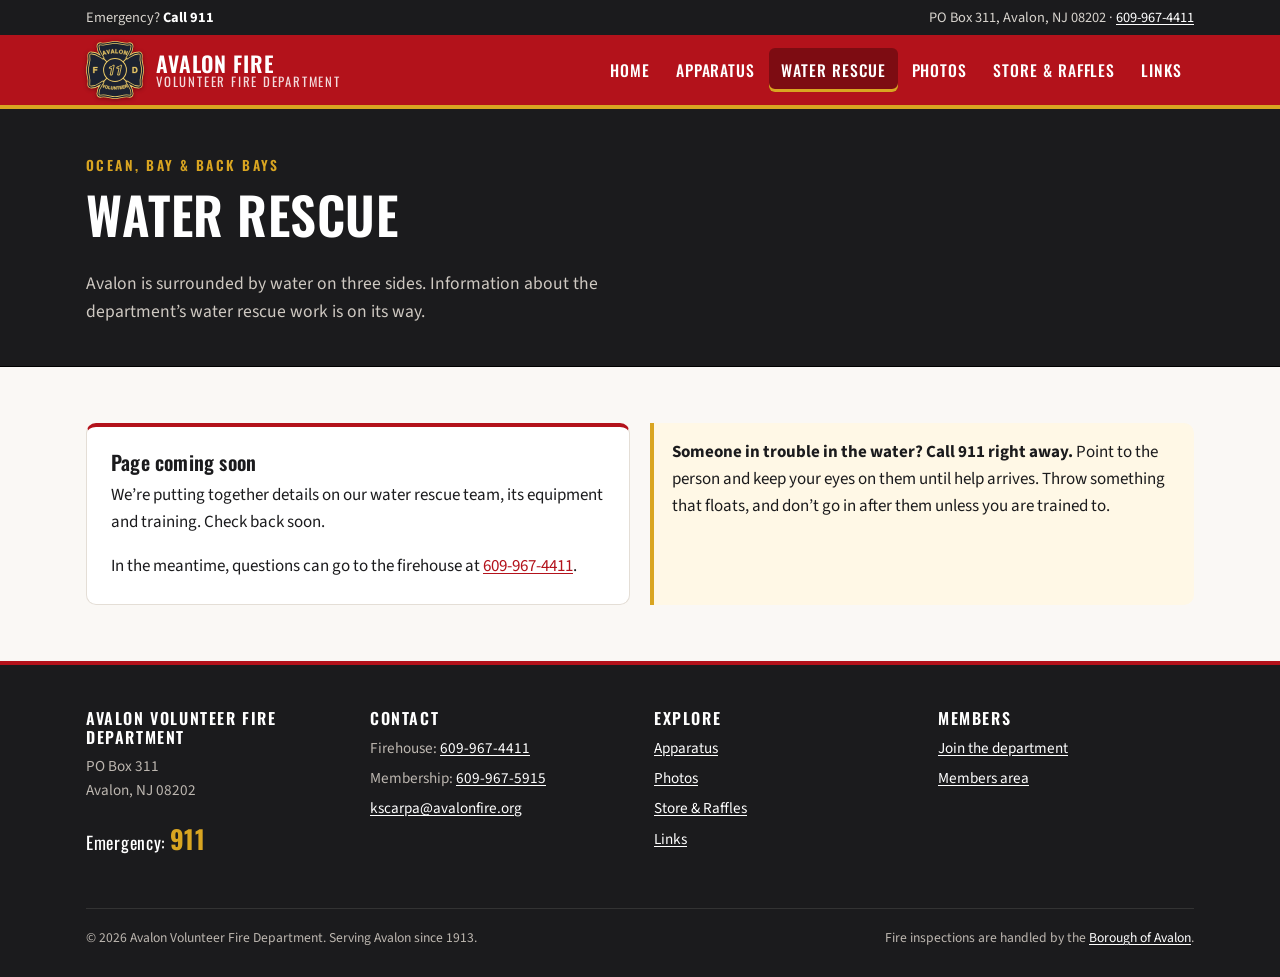
<file: avalon-fire/water-rescue.html>
<!doctype html>
<html lang="en">
<head>
<meta charset="utf-8">
<meta name="viewport" content="width=device-width, initial-scale=1">
<title>Water Rescue | Avalon Fire</title>
<meta name="description" content="Water rescue at the Avalon Volunteer Fire Department.">
<meta name="theme-color" content="#b3121b">
<link rel="icon" href="assets/favicon.svg" type="image/svg+xml">
<link rel="preconnect" href="https://fonts.googleapis.com">
<link rel="preconnect" href="https://fonts.gstatic.com" crossorigin>
<link href="https://fonts.googleapis.com/css2?family=Oswald:wght@500;600;700&family=Source+Sans+3:wght@400;600;700&display=swap" rel="stylesheet">
<link rel="stylesheet" href="assets/site.css">
</head>
<body>
<a class="skip" href="#main">Skip to content</a>
<div class="top-strip">
  <div class="wrap">
    <span>Emergency? <strong>Call 911</strong></span>
    <span>PO Box 311, Avalon, NJ 08202 &middot; <a href="tel:+16099674411">609-967-4411</a></span>
  </div>
</div>
<header class="site-header">
  <div class="wrap">
    <a class="brand" href="index.html">
      <img src="assets/logo.svg" alt="" width="58" height="58">
      <span class="brand-name"><b>Avalon Fire</b><span>Volunteer Fire Department</span></span>
    </a>
    <button class="nav-toggle" aria-expanded="false" aria-controls="site-nav">Menu</button>
    <nav class="site-nav" id="site-nav" aria-label="Main">
      <ul>
        <li><a href="index.html">Home</a></li>
        <li><a href="apparatus.html">Apparatus</a></li>
        <li><a href="water-rescue.html" aria-current="page">Water Rescue</a></li>
        <li><a href="photos.html">Photos</a></li>
        <li><a href="store-and-raffles.html">Store & Raffles</a></li>
        <li><a href="links.html">Links</a></li>
      </ul>
    </nav>
  </div>
</header>
<main id="main">
<div class="page-head">
  <div class="wrap">
    <span class="eyebrow">Ocean, bay &amp; back bays</span>
    <h1>Water Rescue</h1>
    <p>Avalon is surrounded by water on three sides. Information about the department&rsquo;s water rescue work is on its way.</p>
  </div>
</div>

<section>
  <div class="wrap grid grid-2">
    <div class="card accent">
      <h3>Page coming soon</h3>
      <p>We&rsquo;re putting together details on our water rescue team, its equipment and training. Check back soon.</p>
      <p>In the meantime, questions can go to the firehouse at <a href="tel:+16099674411">609-967-4411</a>.</p>
    </div>
    <div class="notice">
      <p><strong>Someone in trouble in the water? Call 911 right away.</strong> Point to the person and keep your eyes on them until help arrives. Throw something that floats, and don&rsquo;t go in after them unless you are trained to.</p>
    </div>
  </div>
</section>
</main>
<footer class="site-footer">
  <div class="wrap">
    <div class="footer-grid">
      <div>
        <h4>Avalon Volunteer Fire Department</h4>
        <p>PO Box 311<br>Avalon, NJ 08202</p>
        <p class="emergency">Emergency: <b>911</b></p>
      </div>
      <div>
        <h4>Contact</h4>
        <ul>
          <li>Firehouse: <a href="tel:+16099674411">609-967-4411</a></li>
          <li>Membership: <a href="tel:+16099675915">609-967-5915</a></li>
          <li><a href="mailto:kscarpa@avalonfire.org">kscarpa@avalonfire.org</a></li>
        </ul>
      </div>
      <div>
        <h4>Explore</h4>
        <ul>
          <li><a href="apparatus.html">Apparatus</a></li>
          <li><a href="photos.html">Photos</a></li>
          <li><a href="store-and-raffles.html">Store &amp; Raffles</a></li>
          <li><a href="links.html">Links</a></li>
        </ul>
      </div>
      <div>
        <h4>Members</h4>
        <ul>
          <li><a href="index.html#join">Join the department</a></li>
          <li><a href="http://avalonfire.org/mailadmin">Members area</a></li>
        </ul>
      </div>
    </div>
    <div class="footer-base">
      <span>&copy; <span id="year">2026</span> Avalon Volunteer Fire Department. Serving Avalon since 1913.</span>
      <span>Fire inspections are handled by the <a href="http://www.avalonboro.org/fireinsp.htm">Borough of Avalon</a>.</span>
    </div>
  </div>
</footer>
<script src="assets/site.js"></script>
</body>
</html>
</file>
<file: avalon-fire/assets/site.css>
/* Avalon Volunteer Fire Department — shared styles */

:root {
  --red: #b3121b;
  --red-deep: #7d0c12;
  --brass: #d9a521;
  --ink: #1b1b1d;
  --ink-soft: #4a4a50;
  --line: #e4ded6;
  --ground: #faf8f5;
  --card: #ffffff;
  --tint: #f3eee8;
  --radius: 10px;
  --max: 1140px;
  --head: "Oswald", "Arial Narrow", Arial, sans-serif;
  --body: "Source Sans 3", "Segoe UI", Arial, sans-serif;
  color-scheme: light;
}

*, *::before, *::after { box-sizing: border-box; }

html { -webkit-text-size-adjust: 100%; scroll-behavior: smooth; }

body {
  margin: 0;
  background: var(--ground);
  color: var(--ink);
  font: 17px/1.6 var(--body);
}

img { max-width: 100%; height: auto; display: block; }

a { color: var(--red); text-underline-offset: 2px; }
a:hover { color: var(--red-deep); }

h1, h2, h3, h4 {
  font-family: var(--head);
  font-weight: 600;
  line-height: 1.15;
  letter-spacing: .01em;
  margin: 0 0 .5em;
}
h1 { font-size: clamp(2rem, 5vw, 3.2rem); text-transform: uppercase; }
h2 { font-size: clamp(1.5rem, 3.2vw, 2.1rem); text-transform: uppercase; }
h3 { font-size: 1.25rem; }
p { margin: 0 0 1em; }

.wrap { max-width: var(--max); margin: 0 auto; padding: 0 16px; }

.skip {
  position: absolute; left: -999px; top: 8px;
  background: var(--ink); color: #fff; padding: 8px 14px; z-index: 100;
}
.skip:focus { left: 8px; }

/* ---------- Header ---------- */

.top-strip {
  background: var(--ink);
  color: #d8d4ce;
  font-size: .9rem;
}
.top-strip .wrap {
  display: flex; flex-wrap: wrap; gap: 4px 20px;
  justify-content: space-between; padding-top: 6px; padding-bottom: 6px;
}
.top-strip strong { color: #fff; }
.top-strip a { color: #fff; }

.site-header {
  background: var(--red);
  color: #fff;
  border-bottom: 4px solid var(--brass);
  position: sticky; top: 0; z-index: 50;
}
.site-header .wrap {
  display: flex; align-items: center; justify-content: space-between;
  gap: 16px; min-height: 68px;
}

.brand {
  display: flex; align-items: center; gap: 12px;
  color: #fff; text-decoration: none;
}
.brand:hover { color: #fff; }
.brand img { width: 58px; height: 58px; flex: none; margin: 6px 0; filter: drop-shadow(0 1px 2px rgba(0,0,0,.35)); }
.brand-name { font-family: var(--head); line-height: 1.05; text-transform: uppercase; }
.brand-name b { display: block; font-size: 1.35rem; font-weight: 600; letter-spacing: .04em; }
.brand-name span { display: block; font-size: .8rem; letter-spacing: .14em; opacity: .85; }

.nav-toggle {
  display: none;
  background: transparent; color: #fff;
  border: 2px solid rgba(255,255,255,.6); border-radius: 6px;
  font: 600 .95rem var(--head); letter-spacing: .08em; text-transform: uppercase;
  padding: 6px 12px; cursor: pointer;
}

.site-nav ul { list-style: none; margin: 0; padding: 0; display: flex; gap: 2px; }
.site-nav a {
  display: block; padding: 10px 12px;
  color: #fff; text-decoration: none;
  font: 500 .98rem var(--head); letter-spacing: .06em; text-transform: uppercase;
  border-radius: 6px;
}
.site-nav a:hover { background: rgba(0,0,0,.18); color: #fff; }
.site-nav a[aria-current="page"] { background: var(--red-deep); box-shadow: inset 0 -3px 0 var(--brass); }

@media (max-width: 880px) {
  .nav-toggle { display: block; }
  .site-nav {
    display: none;
    position: absolute; left: 0; right: 0; top: 100%;
    background: var(--red-deep);
    border-bottom: 4px solid var(--brass);
  }
  .site-nav.open { display: block; }
  .site-nav ul { flex-direction: column; padding: 8px 16px 14px; }
  .site-nav a { padding: 12px 8px; border-bottom: 1px solid rgba(255,255,255,.12); border-radius: 0; }
  .site-nav a[aria-current="page"] { box-shadow: inset 4px 0 0 var(--brass); }
}

/* ---------- Hero / page heads ---------- */

.hero {
  position: relative;
  color: #fff;
  background: #2a0b0d url("../images/firehouse.jpg") center 60% / cover no-repeat;
}
.hero::before {
  content: ""; position: absolute; inset: 0;
  background: linear-gradient(90deg, rgba(20,6,7,.9) 0%, rgba(20,6,7,.72) 50%, rgba(20,6,7,.35) 100%);
}
.hero .wrap { position: relative; padding-top: 72px; padding-bottom: 72px; }
.hero .eyebrow { color: var(--brass); }
.hero h1 { max-width: 15ch; margin-bottom: .3em; }
.hero p { max-width: 52ch; font-size: 1.15rem; color: #efe9e3; }
.hero-grid { display: grid; grid-template-columns: 1fr auto; align-items: center; gap: 32px; }
.hero-badge { width: clamp(200px, 26vw, 300px); filter: drop-shadow(0 8px 24px rgba(0,0,0,.5)); }
@media (max-width: 760px) {
  .hero-grid { grid-template-columns: 1fr; }
  .hero-badge { display: none; }
}

.page-head {
  background: var(--ink);
  color: #fff;
  border-bottom: 1px solid #000;
}
.page-head .wrap { padding-top: 44px; padding-bottom: 40px; }
.page-head p { color: #cfc9c2; max-width: 60ch; margin: 0; font-size: 1.1rem; }

.eyebrow {
  display: inline-block;
  font: 600 .85rem var(--head); letter-spacing: .18em; text-transform: uppercase;
  color: var(--red); margin-bottom: 10px;
}
.page-head .eyebrow { color: var(--brass); }

/* ---------- Buttons ---------- */

.btn {
  display: inline-flex; align-items: center; gap: 8px;
  padding: 12px 20px; border-radius: 6px;
  font: 600 1rem var(--head); letter-spacing: .06em; text-transform: uppercase;
  text-decoration: none; border: 2px solid transparent; cursor: pointer;
}
.btn-primary { background: var(--brass); color: var(--ink); }
.btn-primary:hover { background: #f0bb32; color: var(--ink); }
.btn-ghost { border-color: rgba(255,255,255,.7); color: #fff; }
.btn-ghost:hover { background: rgba(255,255,255,.12); color: #fff; }
.btn-red { background: var(--red); color: #fff; }
.btn-red:hover { background: var(--red-deep); color: #fff; }
.btn-row { display: flex; flex-wrap: wrap; gap: 12px; margin-top: 24px; }

/* ---------- Sections & cards ---------- */

section { padding: 56px 0; }
section.alt { background: var(--tint); }
.section-head { margin-bottom: 28px; max-width: 70ch; }
.section-head p { color: var(--ink-soft); margin: 0; }

.grid { display: grid; gap: 20px; }
.grid-2 { grid-template-columns: repeat(auto-fit, minmax(min(100%, 420px), 1fr)); }
.grid-3 { grid-template-columns: repeat(auto-fit, minmax(min(100%, 300px), 1fr)); }
.grid-4 { grid-template-columns: repeat(auto-fit, minmax(min(100%, 230px), 1fr)); }

.card {
  background: var(--card);
  border: 1px solid var(--line);
  border-radius: var(--radius);
  padding: 24px;
}
.card h3 { margin-bottom: .4em; }
.card p:last-child { margin-bottom: 0; }
.card.accent { border-top: 4px solid var(--red); }
.card.media { padding: 0; overflow: hidden; display: flex; flex-direction: column; }
.card.media .body { padding: 20px 22px 22px; }
.card.media img { width: 100%; aspect-ratio: 16 / 10; object-fit: cover; }

.muted { color: var(--ink-soft); }
.small { font-size: .92rem; }

/* Callout bands */

.band {
  background: var(--red);
  color: #fff;
  border-radius: var(--radius);
  padding: 28px;
  display: flex; flex-wrap: wrap; align-items: center; justify-content: space-between; gap: 18px;
}
.band h2, .band h3 { margin: 0 0 .2em; }
.band p { margin: 0; color: #ffe9e6; }
.band a:not(.btn) { color: #fff; }

.notice {
  border-left: 4px solid var(--brass);
  background: #fff8e6;
  padding: 16px 18px;
  border-radius: 0 var(--radius) var(--radius) 0;
}
.notice p:last-child { margin: 0; }

/* ---------- Raffle results ---------- */

.prize-list { list-style: none; margin: 0; padding: 0; }
.prize-list li {
  display: grid; grid-template-columns: 7.5em 5.5em 1fr auto; gap: 10px;
  align-items: baseline;
  padding: 10px 0; border-bottom: 1px solid var(--line);
}
.prize-list .ball { font-family: var(--head); font-weight: 500; }
.prize-list .tix { color: var(--ink-soft); font-variant-numeric: tabular-nums; }
.prize-list .amt { font-family: var(--head); font-weight: 600; color: var(--red); font-variant-numeric: tabular-nums; }
.prize-list li.big {
  border: 0; margin-top: 12px; padding: 16px;
  background: var(--ink); color: #fff; border-radius: var(--radius);
}
.prize-list li.big .tix { color: #cfc9c2; }
.prize-list li.big .amt { color: var(--brass); font-size: 1.4rem; }
@media (max-width: 560px) {
  .prize-list li { grid-template-columns: auto 1fr auto; gap: 2px 10px; }
  .prize-list .who { grid-row: 2; grid-column: 1 / -1; }
  .prize-list .amt { grid-row: 1; grid-column: 3; }
}

/* ---------- Officers ---------- */

.roster { list-style: none; margin: 0; padding: 0; }
.roster li {
  display: flex; justify-content: space-between; gap: 16px; flex-wrap: wrap;
  padding: 10px 0; border-bottom: 1px solid var(--line);
}
.roster li:last-child { border-bottom: 0; }
.roster .role { color: var(--ink-soft); font-size: .95rem; }
.roster .name { font-weight: 600; text-align: right; }

/* ---------- Apparatus ---------- */

.rig {
  display: grid; grid-template-columns: minmax(0, 1.1fr) minmax(0, 1fr); gap: 0;
  background: var(--card); border: 1px solid var(--line); border-radius: var(--radius);
  overflow: hidden;
}
.rig + .rig { margin-top: 24px; }
.rig > img { width: 100%; height: 100%; object-fit: cover; min-height: 260px; }
.rig .body { padding: 28px; }
.rig .unit {
  display: inline-block; background: var(--red); color: #fff;
  font: 600 .9rem var(--head); letter-spacing: .1em; padding: 4px 10px; border-radius: 4px;
  margin-bottom: 10px;
}
.rig.retired .unit { background: var(--ink-soft); }
.specs { display: grid; grid-template-columns: repeat(auto-fit, minmax(120px, 1fr)); gap: 10px; margin: 18px 0; }
.spec { background: var(--tint); border-radius: 8px; padding: 10px 12px; }
.spec dt { font-size: .78rem; letter-spacing: .1em; text-transform: uppercase; color: var(--ink-soft); }
.spec dd { margin: 0; font: 600 1.1rem var(--head); }
.thumbs { display: flex; gap: 8px; flex-wrap: wrap; }
.thumbs button { padding: 0; border: 0; background: none; cursor: zoom-in; border-radius: 6px; overflow: hidden; }
.thumbs img { width: 96px; height: 64px; object-fit: cover; }
@media (max-width: 760px) {
  .rig { grid-template-columns: 1fr; }
  .rig > img { min-height: 0; aspect-ratio: 16 / 10; }
  .rig .body { padding: 22px; }
}

/* ---------- Gallery ---------- */

.gallery {
  columns: 4 220px; column-gap: 10px;
}
.gallery button {
  display: block; width: 100%; padding: 0; border: 0; margin: 0 0 10px;
  background: #000; border-radius: 6px; overflow: hidden; cursor: zoom-in;
  break-inside: avoid;
}
.gallery img { width: 100%; transition: opacity .2s; }
.gallery button:hover img { opacity: .85; }

.incident { padding: 28px 0; border-top: 1px solid var(--line); }
.incident:first-of-type { border-top: 0; }
.incident time { font: 500 .9rem var(--head); letter-spacing: .12em; text-transform: uppercase; color: var(--red); }

.timeline { list-style: none; margin: 0; padding: 0; border-left: 3px solid var(--red); }
.timeline li { position: relative; padding: 0 0 22px 24px; }
.timeline li::before {
  content: ""; position: absolute; left: -9px; top: 6px;
  width: 15px; height: 15px; border-radius: 50%;
  background: var(--card); border: 3px solid var(--red);
}
.timeline time { display: block; font: 500 .85rem var(--head); letter-spacing: .12em; text-transform: uppercase; color: var(--ink-soft); }
.timeline h3 { margin: 2px 0 4px; }

/* Lightbox */

.lightbox {
  position: fixed; inset: 0; z-index: 200;
  background: rgba(10,10,10,.94);
  display: none; align-items: center; justify-content: center; flex-direction: column;
  padding: 56px 16px 24px;
}
.lightbox.open { display: flex; }
.lightbox img { max-height: calc(100vh - 140px); max-width: 100%; width: auto; border-radius: 4px; }
.lightbox .cap { color: #ddd; margin-top: 12px; text-align: center; font-size: .95rem; }
.lightbox button {
  position: absolute; background: rgba(255,255,255,.12); color: #fff; border: 0;
  width: 48px; height: 48px; border-radius: 50%; font-size: 1.6rem; line-height: 1; cursor: pointer;
}
.lightbox button:hover { background: rgba(255,255,255,.25); }
.lightbox .lb-close { top: 12px; right: 12px; }
.lightbox .lb-prev { left: 12px; top: 50%; transform: translateY(-50%); }
.lightbox .lb-next { right: 12px; top: 50%; transform: translateY(-50%); }

/* ---------- Links page ---------- */

.link-list { list-style: none; margin: 0; padding: 0; }
.link-list li { border-bottom: 1px solid var(--line); }
.link-list li:last-child { border-bottom: 0; }
.link-list a {
  display: flex; justify-content: space-between; gap: 12px; align-items: center;
  padding: 11px 2px; text-decoration: none; color: var(--ink); font-weight: 600;
}
.link-list a:hover { color: var(--red); }
.link-list a::after { content: "↗"; color: var(--red); font-weight: 400; }
.link-list .plain { display: block; padding: 11px 2px; font-weight: 600; }

/* ---------- Raffle roster table ---------- */

details.roster-box summary {
  cursor: pointer; font: 600 1.05rem var(--head); letter-spacing: .04em; text-transform: uppercase;
  padding: 14px 0; color: var(--red);
}
.search {
  width: 100%; max-width: 360px; padding: 10px 12px; font: inherit;
  border: 1px solid var(--line); border-radius: 6px; background: #fff; margin-bottom: 14px;
}
.tickets {
  list-style: none; margin: 0; padding: 0;
  display: grid; grid-template-columns: repeat(auto-fill, minmax(230px, 1fr)); gap: 0 20px;
}
.tickets li { display: flex; gap: 12px; padding: 6px 0; border-bottom: 1px solid var(--line); font-size: .95rem; }
.tickets b { font-variant-numeric: tabular-nums; color: var(--ink-soft); min-width: 2.6em; font-weight: 600; }

/* ---------- Video embed ---------- */

.video { position: relative; aspect-ratio: 16 / 9; background: #000; border-radius: var(--radius); overflow: hidden; }
.video iframe { position: absolute; inset: 0; width: 100%; height: 100%; border: 0; }

/* ---------- Footer ---------- */

.site-footer {
  background: var(--ink); color: #bdb7b0; font-size: .95rem;
  border-top: 4px solid var(--red);
  padding: 44px 0 28px;
}
.site-footer h4 { color: #fff; font-size: 1rem; letter-spacing: .1em; text-transform: uppercase; }
.site-footer a { color: #fff; }
.site-footer ul { list-style: none; margin: 0; padding: 0; }
.site-footer li { margin-bottom: 6px; }
.footer-grid { display: grid; gap: 28px; grid-template-columns: repeat(auto-fit, minmax(min(100%, 200px), 1fr)); }
.footer-base {
  margin-top: 32px; padding-top: 18px; border-top: 1px solid #333;
  display: flex; flex-wrap: wrap; justify-content: space-between; gap: 8px; font-size: .85rem;
}
.emergency { color: #fff; font-family: var(--head); font-size: 1.1rem; letter-spacing: .04em; }
.emergency b { color: var(--brass); font-size: 1.6rem; }
</file>
